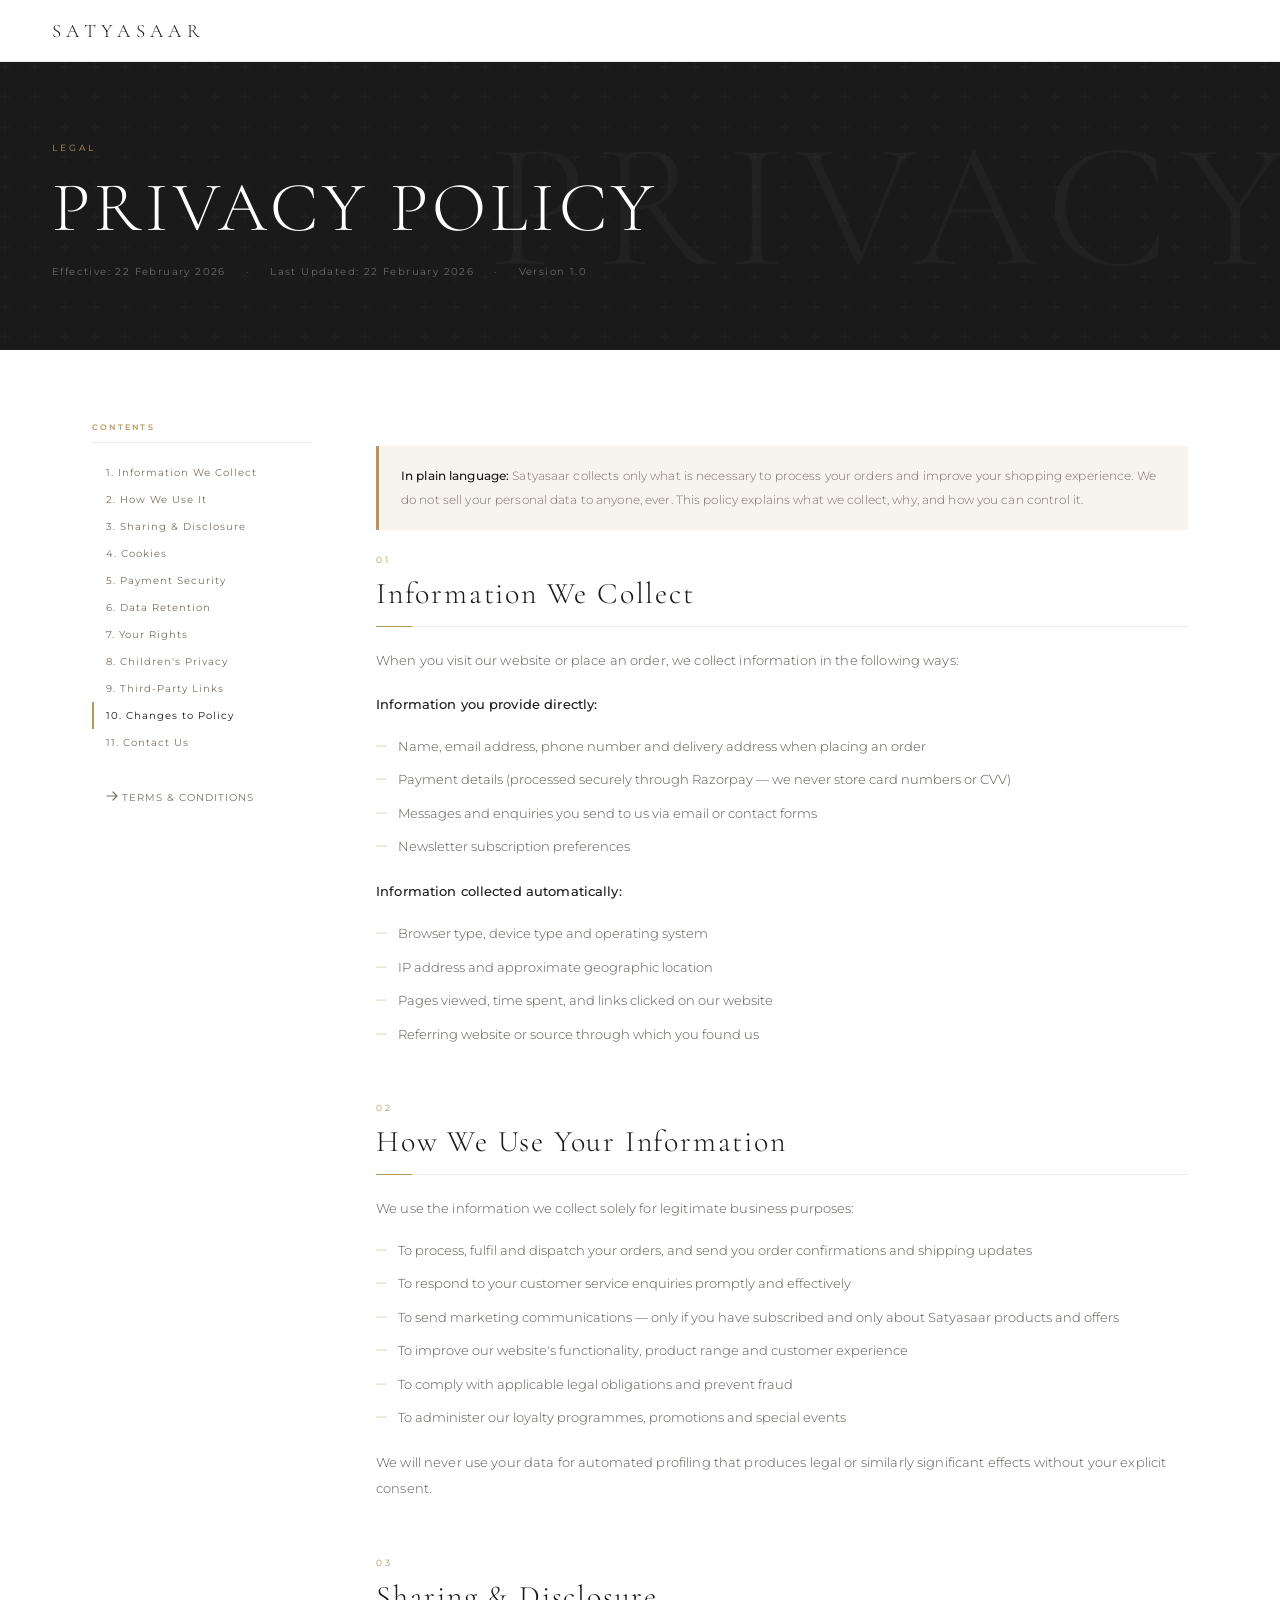
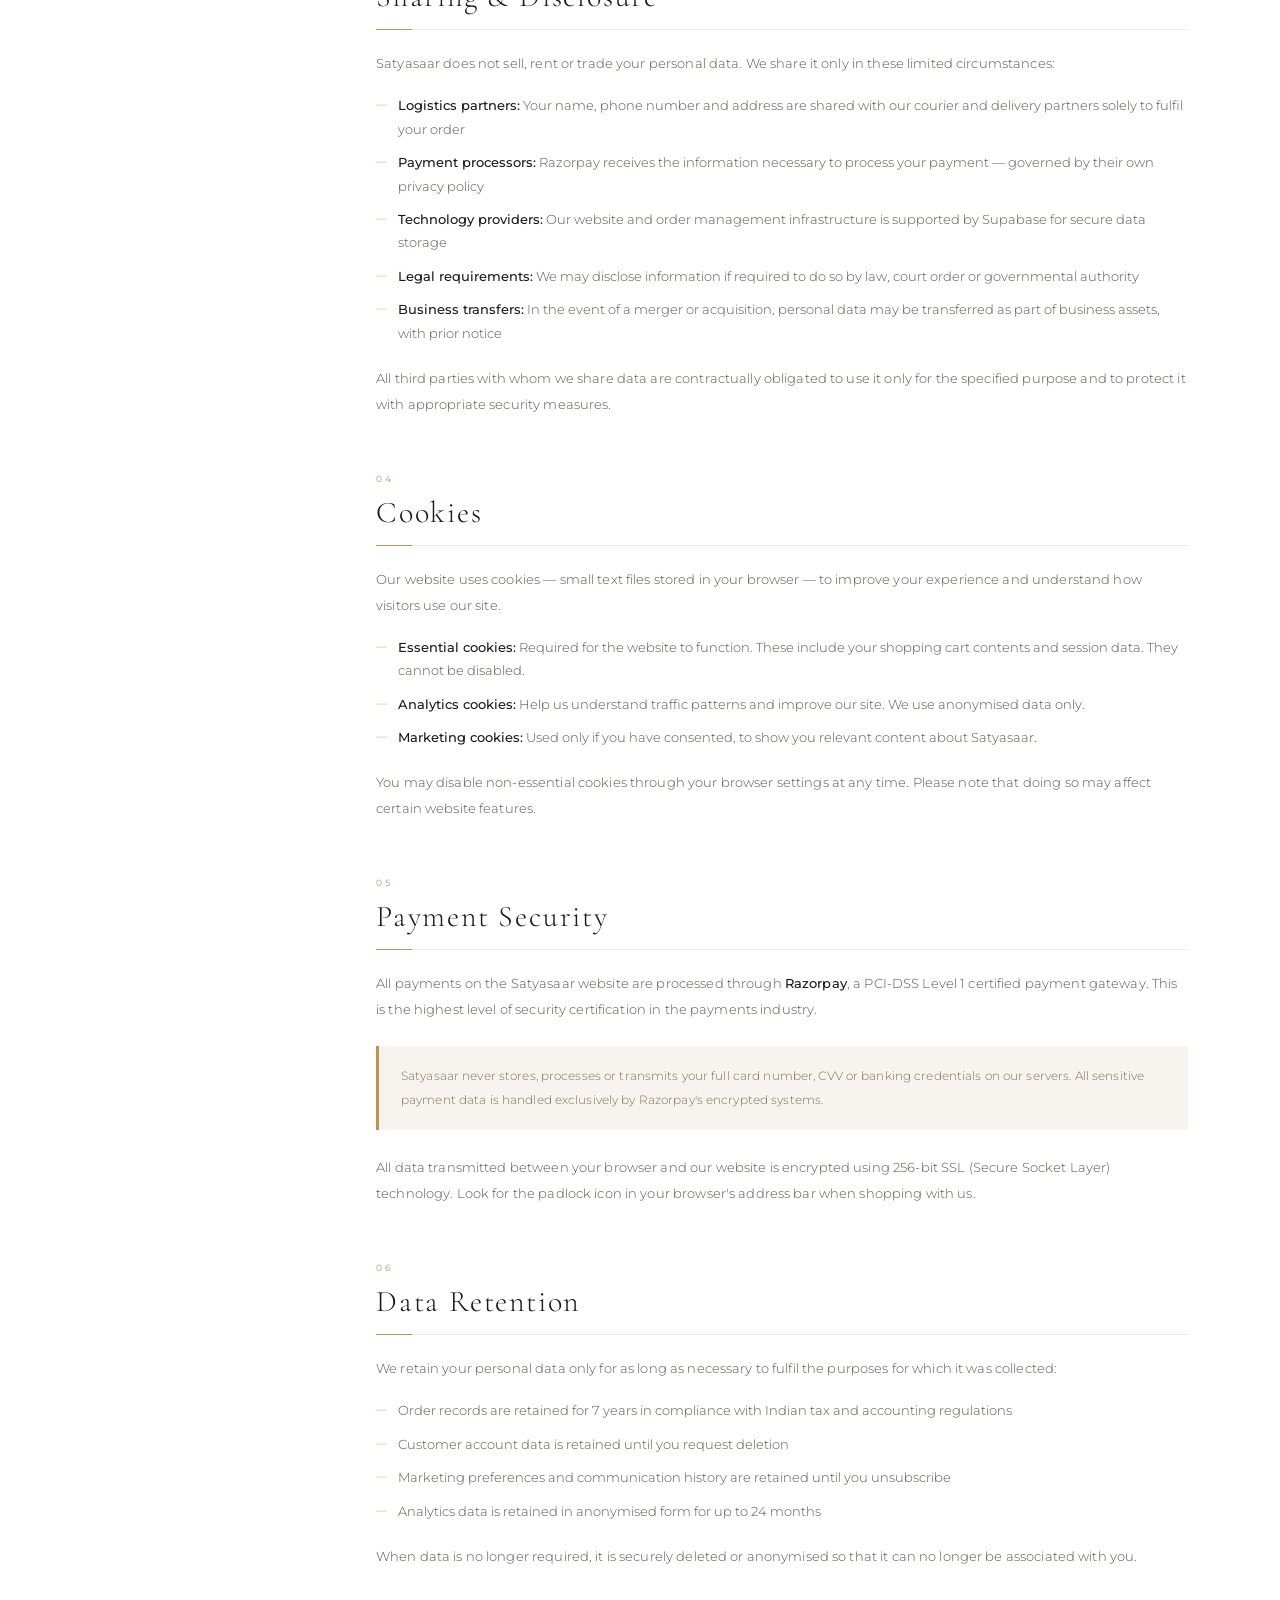
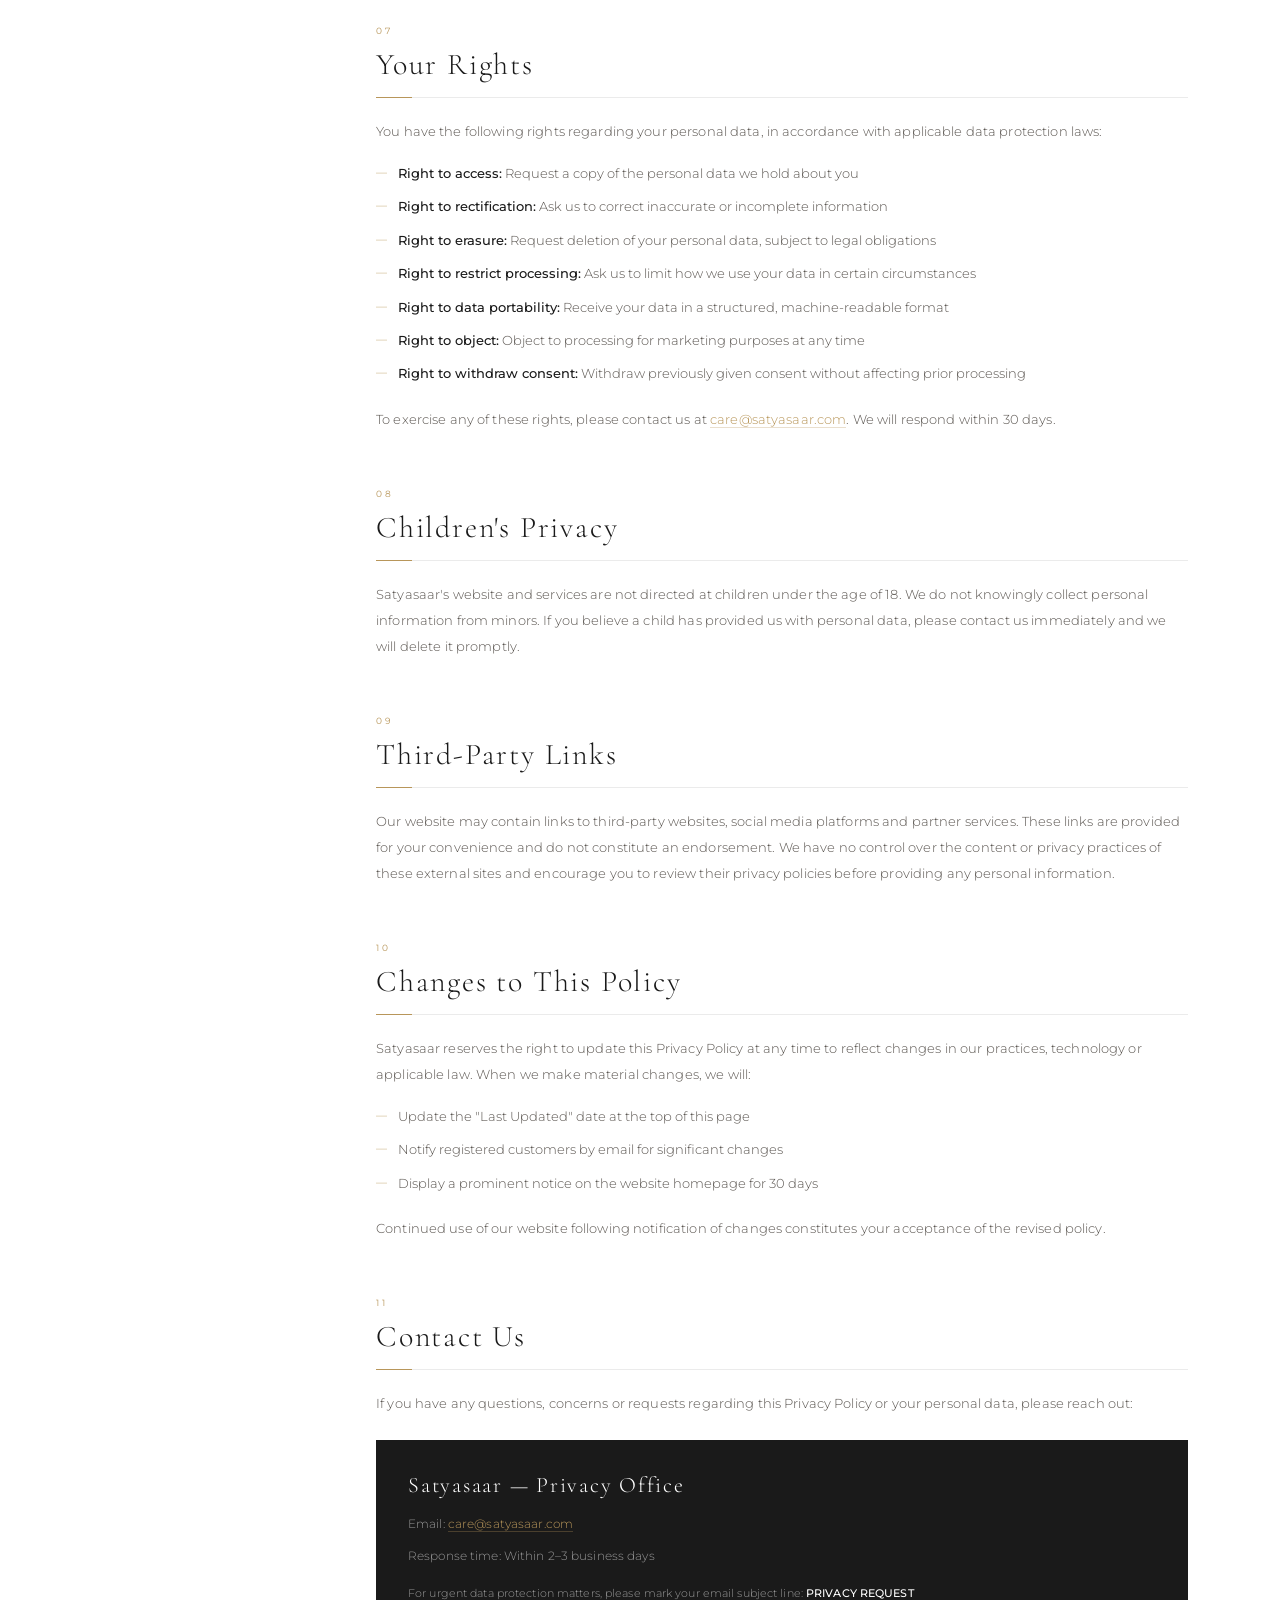
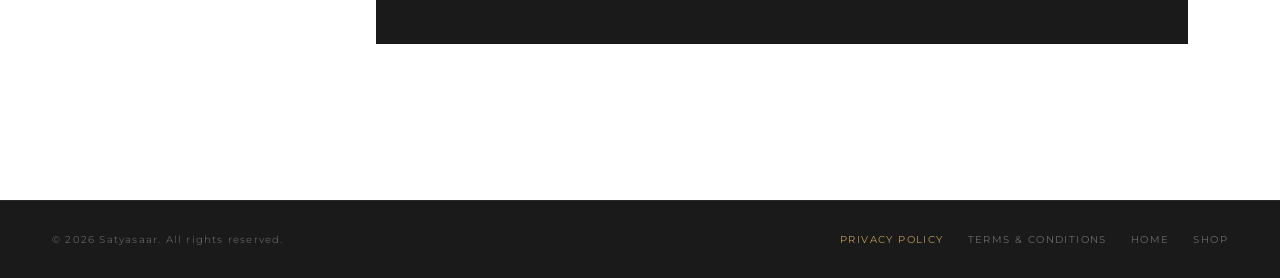
<file: privacy.html>
<!DOCTYPE html>
<html lang="en">
<head>
  <meta charset="UTF-8"/>
  <meta name="viewport" content="width=device-width, initial-scale=1.0"/>
  <title>Privacy Policy — Satyasaar</title>
  <link rel="preconnect" href="https://fonts.googleapis.com"/>
  <link rel="preconnect" href="https://fonts.gstatic.com" crossorigin/>
  <link href="https://fonts.googleapis.com/css2?family=Cormorant+Garamond:ital,wght@0,300;0,400;0,600;1,300;1,400&family=Montserrat:wght@300;400;500&display=swap" rel="stylesheet"/>
  <style>
    *, *::before, *::after { margin:0; padding:0; box-sizing:border-box; }
    :root {
      --cream:    #f7f4ef;
      --charcoal: #1a1a1a;
      --gold:     #b8965a;
      --muted:    #7a7066;
      --border:   rgba(0,0,0,0.08);
      --white:    #ffffff;
    }
    html { scroll-behavior: smooth; scroll-padding-top: 70px; }
    body {
      font-family: 'Montserrat', sans-serif;
      background: var(--white);
      color: var(--charcoal);
      overflow-x: hidden;
    }
    body { animation: pageFade .5s ease both; }
    @keyframes pageFade { from{opacity:0} to{opacity:1} }

    /* ── READ PROGRESS ─────────────────────────────────────────── */
    .read-bar {
      position: fixed; top:0; left:0; height:2px;
      width:0%; background: var(--gold); z-index:9999;
      transition: width .1s linear;
    }

    /* ── NAV ───────────────────────────────────────────────────── */
    nav {
      position: sticky; top:0; z-index:100;
      background: var(--white); border-bottom: 1px solid var(--border);
      padding: 0 52px; height: 62px;
      display: flex; align-items: center; justify-content: space-between;
    }
    .nav-logo {
      font-family: 'Cormorant Garamond', serif;
      font-size: 19px; font-weight: 300;
      letter-spacing: .28em; text-transform: uppercase;
      color: var(--charcoal); text-decoration: none;
      transition: color .25s;
    }
    .nav-logo:hover { color: var(--gold); }
    .nav-links { display: flex; gap: 28px; }
    .nav-links a {
      font-size: 10px; letter-spacing: .16em; text-transform: uppercase;
      color: var(--muted); text-decoration: none;
      position: relative; transition: color .25s;
    }
    .nav-links a::after {
      content:''; position:absolute; bottom:-3px; left:0;
      width:0; height:1px; background:var(--gold); transition: width .3s;
    }
    .nav-links a:hover { color: var(--charcoal); }
    .nav-links a:hover::after { width:100%; }

    /* ── HERO ──────────────────────────────────────────────────── */
    .page-hero {
      background: var(--charcoal);
      padding: 80px 52px 72px;
      position: relative; overflow: hidden;
    }
    .page-hero::before {
      content:''; position:absolute; inset:0;
      background: url("data:image/svg+xml,%3Csvg width='60' height='60' viewBox='0 0 60 60' xmlns='http://www.w3.org/2000/svg'%3E%3Cg fill='none' fill-rule='evenodd'%3E%3Cg fill='%23ffffff' fill-opacity='0.02'%3E%3Cpath d='M36 34v-4h-2v4h-4v2h4v4h2v-4h4v-2h-4zm0-30V0h-2v4h-4v2h4v4h2V6h4V4h-4zM6 34v-4H4v4H0v2h4v4h2v-4h4v-2H6zM6 4V0H4v4H0v2h4v4h2V6h4V4H6z'/%3E%3C/g%3E%3C/g%3E%3C/svg%3E");
    }
    .page-hero::after {
      content:'PRIVACY'; position:absolute; right:-20px; top:50%;
      transform: translateY(-50%);
      font-family: 'Cormorant Garamond', serif;
      font-size: clamp(80px,14vw,180px); font-weight:300;
      letter-spacing: .06em; text-transform:uppercase;
      color: rgba(255,255,255,0.03); pointer-events:none;
      white-space:nowrap;
    }
    .hero-eyebrow {
      font-size: 9px; letter-spacing: .32em; text-transform: uppercase;
      color: var(--gold); margin-bottom: 18px;
    }
    .hero-title {
      font-family: 'Cormorant Garamond', serif;
      font-size: clamp(36px,5.5vw,72px); font-weight:300;
      letter-spacing: .06em; text-transform:uppercase;
      color: var(--white); line-height:1.05; margin-bottom:20px;
    }
    .hero-meta {
      font-size: 10px; letter-spacing: .14em; color: rgba(255,255,255,0.35);
      display: flex; gap:20px; flex-wrap:wrap;
    }

    /* ── LAYOUT ────────────────────────────────────────────────── */
    .layout {
      max-width: 1200px; margin: 0 auto;
      padding: 72px 52px 100px;
      display: grid; grid-template-columns: 220px 1fr; gap: 64px;
      align-items: start;
    }

    /* ── SIDEBAR TOC ───────────────────────────────────────────── */
    .toc { position: sticky; top: 90px; }
    .toc-label {
      font-size: 8px; font-weight:600; letter-spacing:.28em;
      text-transform:uppercase; color:var(--gold);
      margin-bottom: 16px; padding-bottom:10px;
      border-bottom: 1px solid var(--border);
    }
    .toc a {
      display: block; font-size: 10px; letter-spacing:.1em;
      color: var(--muted); text-decoration:none;
      padding: 7px 0; border-left: 2px solid transparent;
      padding-left: 12px; transition: color .2s, border-color .2s;
    }
    .toc a:hover, .toc a.active { color: var(--charcoal); border-left-color: var(--gold); }
    .toc-back {
      display: flex; align-items:center; gap:7px;
      font-size: 9px; letter-spacing:.18em; text-transform:uppercase;
      color: var(--muted); text-decoration:none;
      margin-top: 28px; transition: color .25s;
    }
    .toc-back:hover { color: var(--gold); }

    /* ── CONTENT ───────────────────────────────────────────────── */
    .content section {
      margin-bottom: 56px;
      opacity:0; transform: translateY(20px);
      transition: opacity .7s ease, transform .7s ease;
    }
    .content section.visible { opacity:1; transform:none; }

    .section-num {
      font-size: 9px; letter-spacing:.3em; text-transform:uppercase;
      color: var(--gold); margin-bottom:10px;
    }
    .section-title {
      font-family: 'Cormorant Garamond', serif;
      font-size: clamp(20px,2.4vw,30px); font-weight:300;
      letter-spacing:.06em; color:var(--charcoal);
      margin-bottom: 20px; padding-bottom:14px;
      border-bottom: 1px solid var(--border);
      position: relative;
    }
    .section-title::before {
      content:''; position:absolute; bottom:-1px; left:0;
      width: 36px; height:1px; background: var(--gold);
    }

    .content p {
      font-size: 13px; font-weight:300; line-height:2;
      color: #5a5550; margin-bottom:18px; letter-spacing:.01em;
    }
    .content ul {
      list-style: none; margin: 8px 0 20px; display:flex; flex-direction:column; gap:10px;
    }
    .content ul li {
      font-size: 13px; font-weight:300; line-height:1.8;
      color: #5a5550; padding-left:22px; position:relative;
    }
    .content ul li::before {
      content:'—'; position:absolute; left:0;
      color: var(--gold); font-size:11px; line-height:1.9;
    }
    .content strong { font-weight:500; color:var(--charcoal); }
    .content a { color:var(--gold); text-decoration:none; border-bottom:1px solid rgba(184,150,90,0.3); transition: border-color .25s; }
    .content a:hover { border-color:var(--gold); }

    /* Highlight box */
    .highlight-box {
      background: var(--cream); border-left: 3px solid var(--gold);
      padding: 18px 22px; margin: 24px 0;
    }
    .highlight-box p { margin-bottom:0; font-size:12px; color:var(--muted); }

    /* Contact box */
    .contact-box {
      background: var(--charcoal); padding:32px;
      margin-top: 24px;
    }
    .contact-box h4 {
      font-family:'Cormorant Garamond',serif; font-size:22px; font-weight:300;
      letter-spacing:.08em; color:var(--white); margin-bottom:14px;
    }
    .contact-box p { color:rgba(255,255,255,0.55); font-size:12px; margin-bottom:8px; }
    .contact-box a { color:var(--gold); border-color:rgba(184,150,90,0.3); }

    /* ── FOOTER ────────────────────────────────────────────────── */
    footer {
      background: var(--charcoal); border-top:1px solid rgba(255,255,255,0.06);
      padding: 32px 52px;
      display: flex; align-items:center; justify-content:space-between;
      flex-wrap:wrap; gap:16px;
    }
    footer span { font-size:10px; letter-spacing:.12em; color:rgba(255,255,255,0.3); }
    .footer-links { display:flex; gap:24px; }
    .footer-links a {
      font-size:10px; letter-spacing:.14em; text-transform:uppercase;
      color:rgba(255,255,255,0.35); text-decoration:none; transition:color .25s;
    }
    .footer-links a:hover, .footer-links a.current { color:var(--gold); }

    /* ── BACK TO TOP ───────────────────────────────────────────── */
    .back-top {
      position:fixed; bottom:28px; right:28px; z-index:200;
      width:42px; height:42px;
      background:var(--white); border:1px solid var(--border);
      cursor:pointer; display:flex; align-items:center; justify-content:center;
      color:var(--charcoal); opacity:0; transform:translateY(10px);
      transition: opacity .3s, transform .3s, border-color .25s, color .25s;
      pointer-events:none;
    }
    .back-top.vis { opacity:1; transform:none; pointer-events:all; }
    .back-top:hover { border-color:var(--gold); color:var(--gold); }

    /* ── RESPONSIVE ────────────────────────────────────────────── */
    @media (max-width:900px) {
      .layout { grid-template-columns:1fr; padding:40px 24px 60px; }
      .toc { display:none; }
      nav { padding:0 24px; }
      .nav-links { display:none; }
      .page-hero { padding:52px 24px 48px; }
      footer { padding:24px; }
    }
  </style>
</head>
<body>

<div class="read-bar" id="readBar"></div>

<!-- NAV -->
<nav>
  <a href="index.html" class="nav-logo">Satyasaar</a>
  <!-- <div class="nav-links">
    <a href="index.html">Home</a>
    <a href="product.html">Shop</a>
    <a href="blog.html">Journal</a>
    <a href="terms.html">Terms</a>
  </div> -->
</nav>

<!-- HERO -->
<div class="page-hero">
  <div class="hero-eyebrow">Legal</div>
  <h1 class="hero-title">Privacy Policy</h1>
  <div class="hero-meta">
    <span>Effective: 22 February 2026</span>
    <span>·</span>
    <span>Last Updated: 22 February 2026</span>
    <span>·</span>
    <span>Version 1.0</span>
  </div>
</div>

<!-- LAYOUT -->
<div class="layout">

  <!-- TOC SIDEBAR -->
  <aside class="toc" id="toc">
    <div class="toc-label">Contents</div>
    <a href="#s1">1. Information We Collect</a>
    <a href="#s2">2. How We Use It</a>
    <a href="#s3">3. Sharing & Disclosure</a>
    <a href="#s4">4. Cookies</a>
    <a href="#s5">5. Payment Security</a>
    <a href="#s6">6. Data Retention</a>
    <a href="#s7">7. Your Rights</a>
    <a href="#s8">8. Children's Privacy</a>
    <a href="#s9">9. Third-Party Links</a>
    <a href="#s10">10. Changes to Policy</a>
    <a href="#s11">11. Contact Us</a>
    <a href="terms.html" class="toc-back">
      <svg width="12" height="10" viewBox="0 0 12 10" fill="none"><path d="M1 5h10M7 1l4 4-4 4" stroke="currentColor" stroke-width="1.2" stroke-linecap="round"/></svg>
      Terms & Conditions
    </a>
  </aside>

  <!-- MAIN CONTENT -->
  <div class="content">

    <div class="highlight-box">
      <p><strong>In plain language:</strong> Satyasaar collects only what is necessary to process your orders and improve your shopping experience. We do not sell your personal data to anyone, ever. This policy explains what we collect, why, and how you can control it.</p>
    </div>

    <section id="s1">
      <div class="section-num">01</div>
      <h2 class="section-title">Information We Collect</h2>
      <p>When you visit our website or place an order, we collect information in the following ways:</p>
      <p><strong>Information you provide directly:</strong></p>
      <ul>
        <li>Name, email address, phone number and delivery address when placing an order</li>
        <li>Payment details (processed securely through Razorpay — we never store card numbers or CVV)</li>
        <li>Messages and enquiries you send to us via email or contact forms</li>
        <li>Newsletter subscription preferences</li>
      </ul>
      <p><strong>Information collected automatically:</strong></p>
      <ul>
        <li>Browser type, device type and operating system</li>
        <li>IP address and approximate geographic location</li>
        <li>Pages viewed, time spent, and links clicked on our website</li>
        <li>Referring website or source through which you found us</li>
      </ul>
    </section>

    <section id="s2">
      <div class="section-num">02</div>
      <h2 class="section-title">How We Use Your Information</h2>
      <p>We use the information we collect solely for legitimate business purposes:</p>
      <ul>
        <li>To process, fulfil and dispatch your orders, and send you order confirmations and shipping updates</li>
        <li>To respond to your customer service enquiries promptly and effectively</li>
        <li>To send marketing communications — only if you have subscribed and only about Satyasaar products and offers</li>
        <li>To improve our website's functionality, product range and customer experience</li>
        <li>To comply with applicable legal obligations and prevent fraud</li>
        <li>To administer our loyalty programmes, promotions and special events</li>
      </ul>
      <p>We will never use your data for automated profiling that produces legal or similarly significant effects without your explicit consent.</p>
    </section>

    <section id="s3">
      <div class="section-num">03</div>
      <h2 class="section-title">Sharing & Disclosure</h2>
      <p>Satyasaar does not sell, rent or trade your personal data. We share it only in these limited circumstances:</p>
      <ul>
        <li><strong>Logistics partners:</strong> Your name, phone number and address are shared with our courier and delivery partners solely to fulfil your order</li>
        <li><strong>Payment processors:</strong> Razorpay receives the information necessary to process your payment — governed by their own privacy policy</li>
        <li><strong>Technology providers:</strong> Our website and order management infrastructure is supported by Supabase for secure data storage</li>
        <li><strong>Legal requirements:</strong> We may disclose information if required to do so by law, court order or governmental authority</li>
        <li><strong>Business transfers:</strong> In the event of a merger or acquisition, personal data may be transferred as part of business assets, with prior notice</li>
      </ul>
      <p>All third parties with whom we share data are contractually obligated to use it only for the specified purpose and to protect it with appropriate security measures.</p>
    </section>

    <section id="s4">
      <div class="section-num">04</div>
      <h2 class="section-title">Cookies</h2>
      <p>Our website uses cookies — small text files stored in your browser — to improve your experience and understand how visitors use our site.</p>
      <ul>
        <li><strong>Essential cookies:</strong> Required for the website to function. These include your shopping cart contents and session data. They cannot be disabled.</li>
        <li><strong>Analytics cookies:</strong> Help us understand traffic patterns and improve our site. We use anonymised data only.</li>
        <li><strong>Marketing cookies:</strong> Used only if you have consented, to show you relevant content about Satyasaar.</li>
      </ul>
      <p>You may disable non-essential cookies through your browser settings at any time. Please note that doing so may affect certain website features.</p>
    </section>

    <section id="s5">
      <div class="section-num">05</div>
      <h2 class="section-title">Payment Security</h2>
      <p>All payments on the Satyasaar website are processed through <strong>Razorpay</strong>, a PCI-DSS Level 1 certified payment gateway. This is the highest level of security certification in the payments industry.</p>
      <div class="highlight-box">
        <p>Satyasaar never stores, processes or transmits your full card number, CVV or banking credentials on our servers. All sensitive payment data is handled exclusively by Razorpay's encrypted systems.</p>
      </div>
      <p>All data transmitted between your browser and our website is encrypted using 256-bit SSL (Secure Socket Layer) technology. Look for the padlock icon in your browser's address bar when shopping with us.</p>
    </section>

    <section id="s6">
      <div class="section-num">06</div>
      <h2 class="section-title">Data Retention</h2>
      <p>We retain your personal data only for as long as necessary to fulfil the purposes for which it was collected:</p>
      <ul>
        <li>Order records are retained for 7 years in compliance with Indian tax and accounting regulations</li>
        <li>Customer account data is retained until you request deletion</li>
        <li>Marketing preferences and communication history are retained until you unsubscribe</li>
        <li>Analytics data is retained in anonymised form for up to 24 months</li>
      </ul>
      <p>When data is no longer required, it is securely deleted or anonymised so that it can no longer be associated with you.</p>
    </section>

    <section id="s7">
      <div class="section-num">07</div>
      <h2 class="section-title">Your Rights</h2>
      <p>You have the following rights regarding your personal data, in accordance with applicable data protection laws:</p>
      <ul>
        <li><strong>Right to access:</strong> Request a copy of the personal data we hold about you</li>
        <li><strong>Right to rectification:</strong> Ask us to correct inaccurate or incomplete information</li>
        <li><strong>Right to erasure:</strong> Request deletion of your personal data, subject to legal obligations</li>
        <li><strong>Right to restrict processing:</strong> Ask us to limit how we use your data in certain circumstances</li>
        <li><strong>Right to data portability:</strong> Receive your data in a structured, machine-readable format</li>
        <li><strong>Right to object:</strong> Object to processing for marketing purposes at any time</li>
        <li><strong>Right to withdraw consent:</strong> Withdraw previously given consent without affecting prior processing</li>
      </ul>
      <p>To exercise any of these rights, please contact us at <a href="mailto:care@satyasaar.com">care@satyasaar.com</a>. We will respond within 30 days.</p>
    </section>

    <section id="s8">
      <div class="section-num">08</div>
      <h2 class="section-title">Children's Privacy</h2>
      <p>Satyasaar's website and services are not directed at children under the age of 18. We do not knowingly collect personal information from minors. If you believe a child has provided us with personal data, please contact us immediately and we will delete it promptly.</p>
    </section>

    <section id="s9">
      <div class="section-num">09</div>
      <h2 class="section-title">Third-Party Links</h2>
      <p>Our website may contain links to third-party websites, social media platforms and partner services. These links are provided for your convenience and do not constitute an endorsement. We have no control over the content or privacy practices of these external sites and encourage you to review their privacy policies before providing any personal information.</p>
    </section>

    <section id="s10">
      <div class="section-num">10</div>
      <h2 class="section-title">Changes to This Policy</h2>
      <p>Satyasaar reserves the right to update this Privacy Policy at any time to reflect changes in our practices, technology or applicable law. When we make material changes, we will:</p>
      <ul>
        <li>Update the "Last Updated" date at the top of this page</li>
        <li>Notify registered customers by email for significant changes</li>
        <li>Display a prominent notice on the website homepage for 30 days</li>
      </ul>
      <p>Continued use of our website following notification of changes constitutes your acceptance of the revised policy.</p>
    </section>

    <section id="s11">
      <div class="section-num">11</div>
      <h2 class="section-title">Contact Us</h2>
      <p>If you have any questions, concerns or requests regarding this Privacy Policy or your personal data, please reach out:</p>
      <div class="contact-box">
        <h4>Satyasaar — Privacy Office</h4>
        <p>Email: <a href="mailto:care@satyasaar.com">care@satyasaar.com</a></p>
        <p>Response time: Within 2–3 business days</p>
        <p style="margin-top:14px;font-size:11px;">For urgent data protection matters, please mark your email subject line: <strong style="color:var(--white)">PRIVACY REQUEST</strong></p>
      </div>
    </section>

  </div><!-- /content -->
</div><!-- /layout -->

<!-- FOOTER -->
<footer>
  <span>© 2026 Satyasaar. All rights reserved.</span>
  <div class="footer-links">
    <a href="privacy.html" class="current">Privacy Policy</a>
    <a href="terms.html">Terms & Conditions</a>
    <a href="index.html">Home</a>
    <a href="product.html">Shop</a>
  </div>
</footer>

<button class="back-top" id="backTop" onclick="window.scrollTo({top:0,behavior:'smooth'})" aria-label="Back to top">
  <svg width="13" height="13" viewBox="0 0 14 14" fill="none"><path d="M7 12V2M2 7l5-5 5 5" stroke="currentColor" stroke-width="1.4" stroke-linecap="round"/></svg>
</button>

<script>
  // Read progress bar
  var bar = document.getElementById('readBar');
  var bt  = document.getElementById('backTop');
  window.addEventListener('scroll', function() {
    var st = document.documentElement.scrollTop;
    var sh = document.documentElement.scrollHeight - document.documentElement.clientHeight;
    bar.style.width = (sh > 0 ? st/sh*100 : 0) + '%';
    bt.classList.toggle('vis', st > 400);
  }, { passive:true });

  // Scroll reveal
  var sections = document.querySelectorAll('.content section');
  var obs = new IntersectionObserver(function(entries) {
    entries.forEach(function(e) { if(e.isIntersecting) { e.target.classList.add('visible'); obs.unobserve(e.target); } });
  }, { threshold: 0.1 });
  sections.forEach(function(s){ obs.observe(s); });

  // TOC active highlight
  var tocLinks = document.querySelectorAll('.toc a[href^="#"]');
  window.addEventListener('scroll', function() {
    var fromTop = window.scrollY + 120;
    sections.forEach(function(sec) {
      var link = document.querySelector('.toc a[href="#'+sec.id+'"]');
      if (!link) return;
      if (sec.offsetTop <= fromTop && sec.offsetTop + sec.offsetHeight > fromTop) {
        tocLinks.forEach(function(l){ l.classList.remove('active'); });
        link.classList.add('active');
      }
    });
  }, { passive:true });
</script>
</body>
</html>
</file>
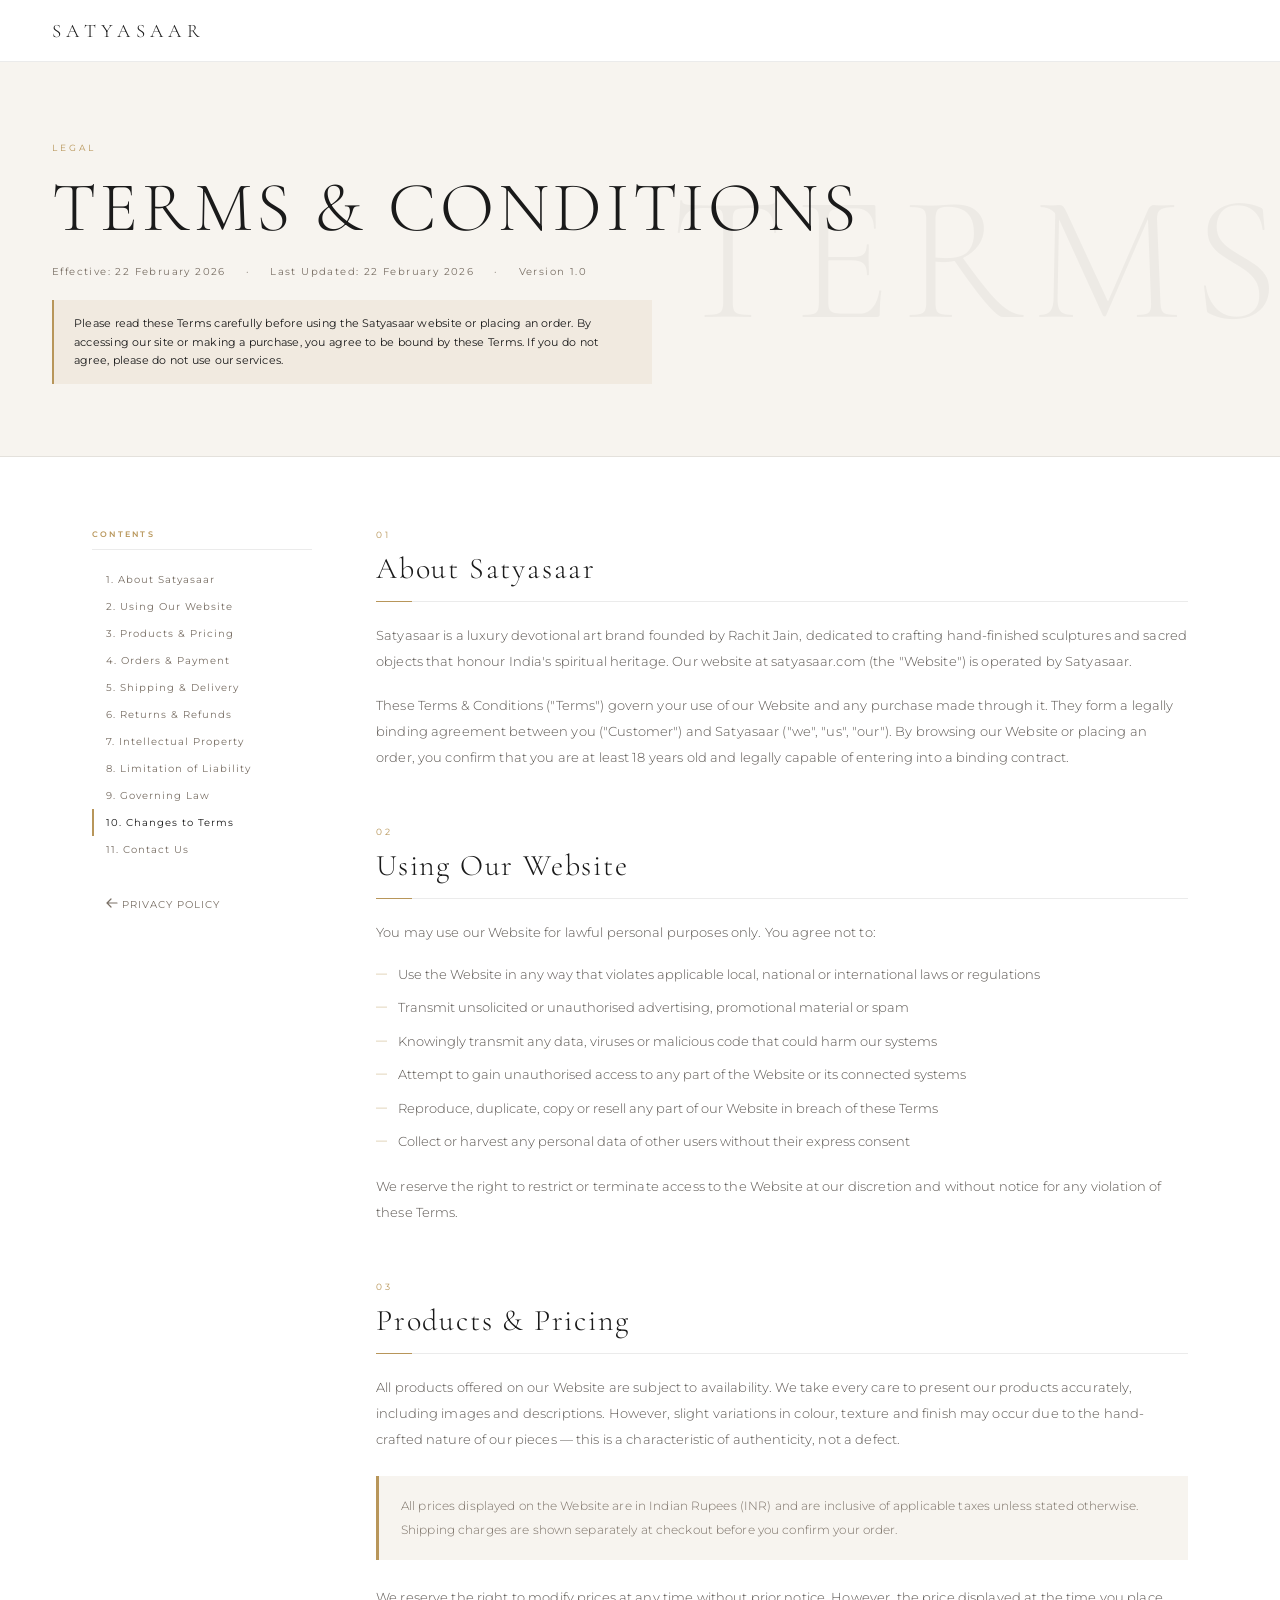
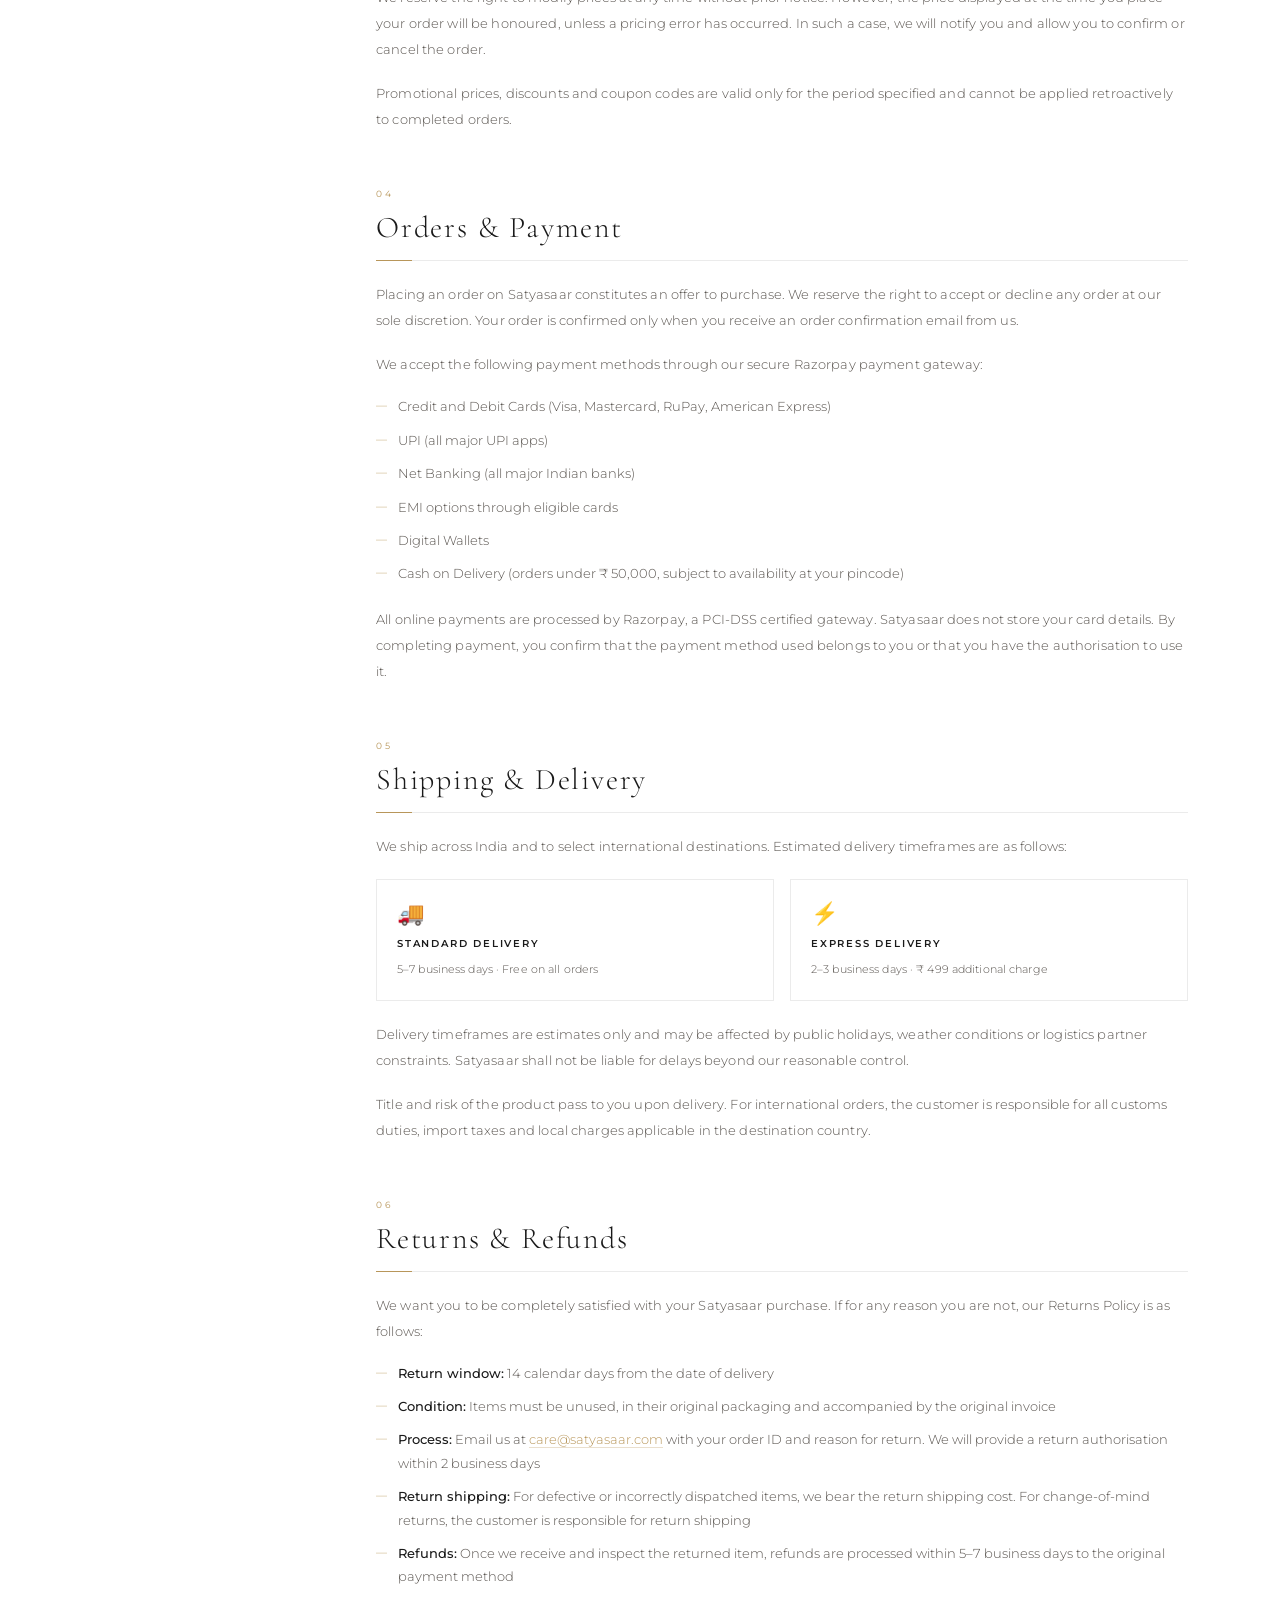
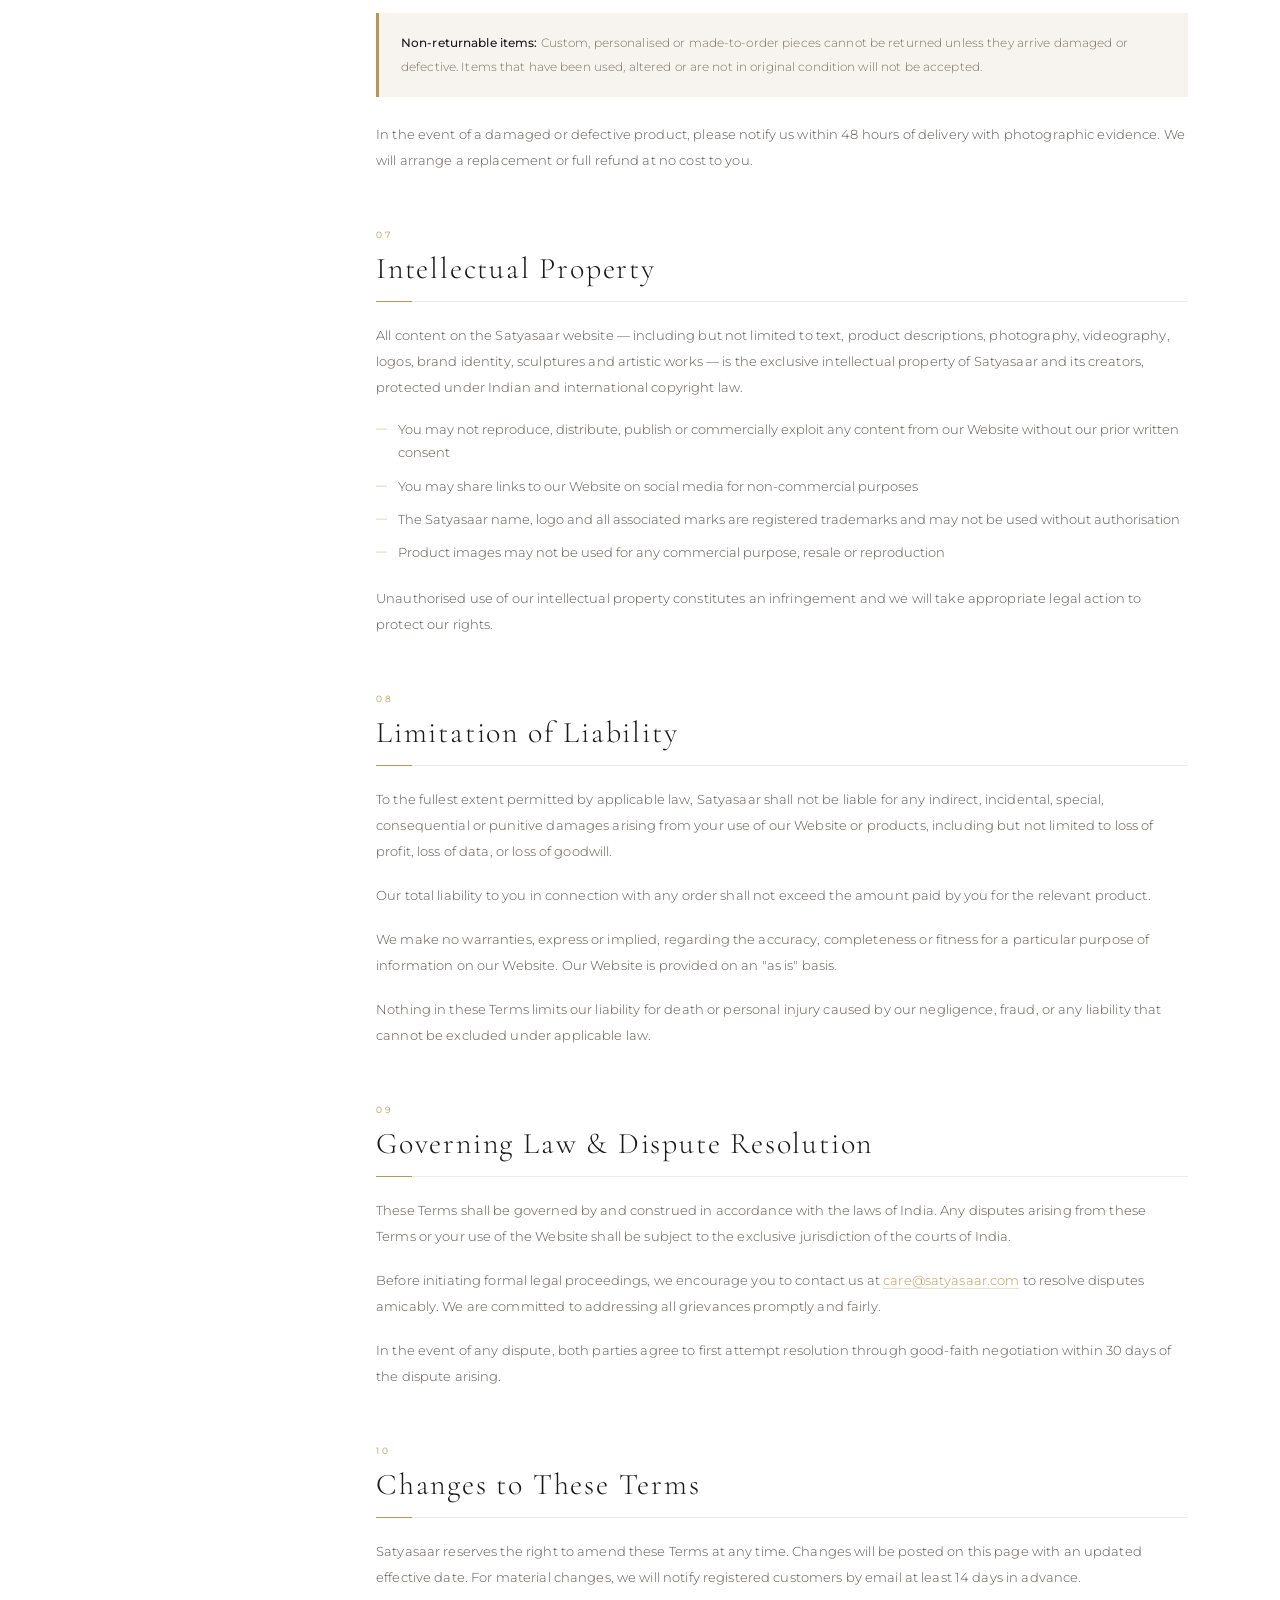
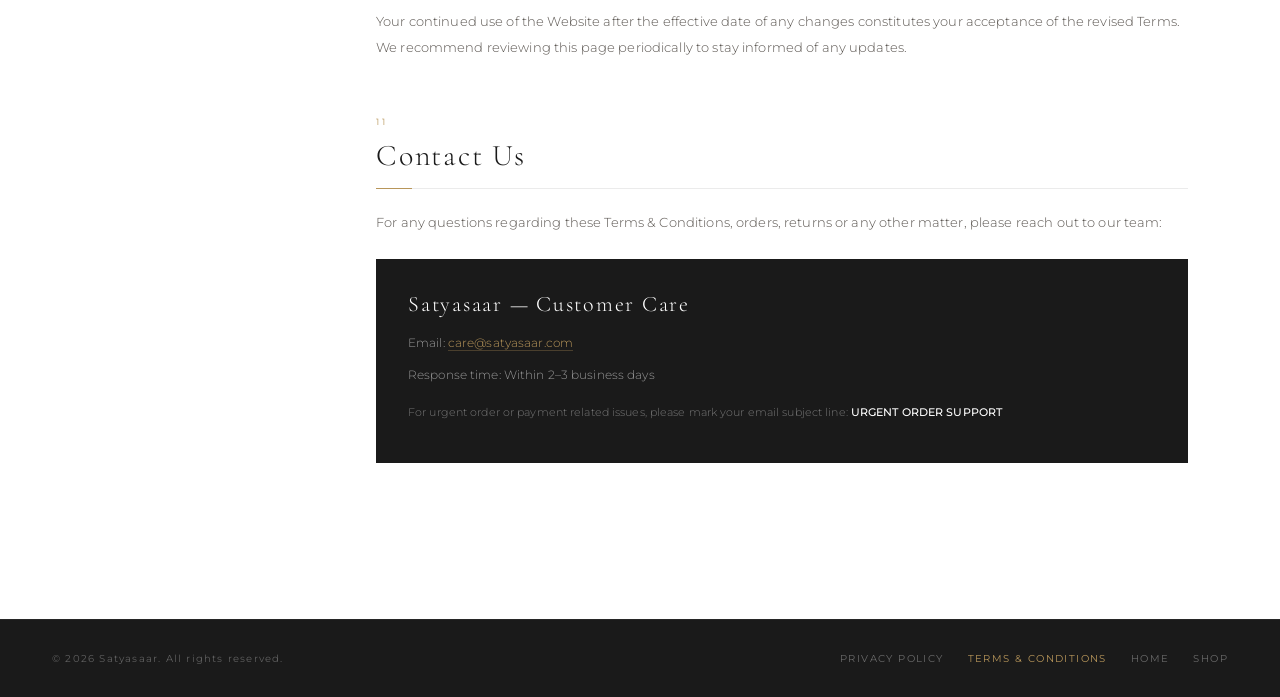
<file: terms-conditions.html>
<!DOCTYPE html>
<html lang="en">
<head>
  <meta charset="UTF-8"/>
  <meta name="viewport" content="width=device-width, initial-scale=1.0"/>
  <title>Terms & Conditions — Satyasaar</title>
  <link rel="preconnect" href="https://fonts.googleapis.com"/>
  <link rel="preconnect" href="https://fonts.gstatic.com" crossorigin/>
  <link href="https://fonts.googleapis.com/css2?family=Cormorant+Garamond:ital,wght@0,300;0,400;0,600;1,300;1,400&family=Montserrat:wght@300;400;500&display=swap" rel="stylesheet"/>
  <style>
    *, *::before, *::after { margin:0; padding:0; box-sizing:border-box; }
    :root {
      --cream:    #f7f4ef;
      --charcoal: #1a1a1a;
      --gold:     #b8965a;
      --muted:    #7a7066;
      --border:   rgba(0,0,0,0.08);
      --white:    #ffffff;
    }
    html { scroll-behavior:smooth; scroll-padding-top:70px; }
    body {
      font-family:'Montserrat',sans-serif;
      background:var(--white); color:var(--charcoal); overflow-x:hidden;
    }
    body { animation: pageFade .5s ease both; }
    @keyframes pageFade { from{opacity:0} to{opacity:1} }

    .read-bar {
      position:fixed; top:0; left:0; height:2px;
      width:0%; background:var(--gold); z-index:9999; transition:width .1s linear;
    }

    /* ── NAV ───────────────────────────────────────────────────── */
    nav {
      position:sticky; top:0; z-index:100;
      background:var(--white); border-bottom:1px solid var(--border);
      padding:0 52px; height:62px;
      display:flex; align-items:center; justify-content:space-between;
    }
    .nav-logo {
      font-family:'Cormorant Garamond',serif;
      font-size:19px; font-weight:300; letter-spacing:.28em; text-transform:uppercase;
      color:var(--charcoal); text-decoration:none; transition:color .25s;
    }
    .nav-logo:hover { color:var(--gold); }
    .nav-links { display:flex; gap:28px; }
    .nav-links a {
      font-size:10px; letter-spacing:.16em; text-transform:uppercase;
      color:var(--muted); text-decoration:none; position:relative; transition:color .25s;
    }
    .nav-links a::after {
      content:''; position:absolute; bottom:-3px; left:0;
      width:0; height:1px; background:var(--gold); transition:width .3s;
    }
    .nav-links a:hover { color:var(--charcoal); }
    .nav-links a:hover::after { width:100%; }

    /* ── HERO ──────────────────────────────────────────────────── */
    .page-hero {
      background:var(--cream); padding:80px 52px 72px;
      position:relative; overflow:hidden;
      border-bottom:1px solid var(--border);
    }
    .page-hero::after {
      content:'TERMS'; position:absolute; right:-10px; top:50%;
      transform:translateY(-50%);
      font-family:'Cormorant Garamond',serif;
      font-size:clamp(80px,14vw,200px); font-weight:300;
      letter-spacing:.06em; text-transform:uppercase;
      color:rgba(0,0,0,0.04); pointer-events:none; white-space:nowrap;
    }
    .hero-eyebrow {
      font-size:9px; letter-spacing:.32em; text-transform:uppercase;
      color:var(--gold); margin-bottom:18px;
    }
    .hero-title {
      font-family:'Cormorant Garamond',serif;
      font-size:clamp(36px,5.5vw,72px); font-weight:300;
      letter-spacing:.06em; text-transform:uppercase;
      color:var(--charcoal); line-height:1.05; margin-bottom:20px;
    }
    .hero-meta {
      font-size:10px; letter-spacing:.14em; color:var(--muted);
      display:flex; gap:20px; flex-wrap:wrap;
    }
    .hero-note {
      margin-top:22px; padding:14px 20px;
      background:rgba(184,150,90,0.1); border-left:2px solid var(--gold);
      max-width:600px;
    }
    .hero-note p {
      font-size:11px; color:var(--charcoal); line-height:1.7; letter-spacing:.02em;
    }

    /* ── LAYOUT ────────────────────────────────────────────────── */
    .layout {
      max-width:1200px; margin:0 auto;
      padding:72px 52px 100px;
      display:grid; grid-template-columns:220px 1fr; gap:64px;
      align-items:start;
    }

    /* ── SIDEBAR TOC ───────────────────────────────────────────── */
    .toc { position:sticky; top:90px; }
    .toc-label {
      font-size:8px; font-weight:600; letter-spacing:.28em; text-transform:uppercase;
      color:var(--gold); margin-bottom:16px; padding-bottom:10px;
      border-bottom:1px solid var(--border);
    }
    .toc a {
      display:block; font-size:10px; letter-spacing:.1em;
      color:var(--muted); text-decoration:none;
      padding:7px 0 7px 12px; border-left:2px solid transparent;
      transition:color .2s, border-color .2s;
    }
    .toc a:hover, .toc a.active { color:var(--charcoal); border-left-color:var(--gold); }
    .toc-back {
      display:flex; align-items:center; gap:7px;
      font-size:9px; letter-spacing:.18em; text-transform:uppercase;
      color:var(--muted); text-decoration:none; margin-top:28px; transition:color .25s;
    }
    .toc-back:hover { color:var(--gold); }
    .toc-back svg { transform:scaleX(-1); }

    /* ── CONTENT ───────────────────────────────────────────────── */
    .content section {
      margin-bottom:56px;
      opacity:0; transform:translateY(20px);
      transition:opacity .7s ease, transform .7s ease;
    }
    .content section.visible { opacity:1; transform:none; }
    .section-num {
      font-size:9px; letter-spacing:.3em; text-transform:uppercase;
      color:var(--gold); margin-bottom:10px;
    }
    .section-title {
      font-family:'Cormorant Garamond',serif;
      font-size:clamp(20px,2.4vw,30px); font-weight:300;
      letter-spacing:.06em; color:var(--charcoal);
      margin-bottom:20px; padding-bottom:14px;
      border-bottom:1px solid var(--border); position:relative;
    }
    .section-title::before {
      content:''; position:absolute; bottom:-1px; left:0;
      width:36px; height:1px; background:var(--gold);
    }
    .content p {
      font-size:13px; font-weight:300; line-height:2;
      color:#5a5550; margin-bottom:18px; letter-spacing:.01em;
    }
    .content ul {
      list-style:none; margin:8px 0 20px; display:flex; flex-direction:column; gap:10px;
    }
    .content ul li {
      font-size:13px; font-weight:300; line-height:1.8;
      color:#5a5550; padding-left:22px; position:relative;
    }
    .content ul li::before {
      content:'—'; position:absolute; left:0;
      color:var(--gold); font-size:11px; line-height:1.9;
    }
    .content strong { font-weight:500; color:var(--charcoal); }
    .content a { color:var(--gold); text-decoration:none; border-bottom:1px solid rgba(184,150,90,0.3); transition:border-color .25s; }
    .content a:hover { border-color:var(--gold); }

    .highlight-box {
      background:var(--cream); border-left:3px solid var(--gold);
      padding:18px 22px; margin:24px 0;
    }
    .highlight-box p { margin-bottom:0; font-size:12px; color:var(--muted); }

    /* Policy grid (for returns, etc.) */
    .policy-grid {
      display:grid; grid-template-columns:1fr 1fr; gap:16px; margin:20px 0;
    }
    .policy-box {
      border:1px solid var(--border); padding:20px;
      transition:border-color .25s;
    }
    .policy-box:hover { border-color:var(--gold); }
    .policy-box-icon { font-size:22px; margin-bottom:10px; }
    .policy-box h4 {
      font-size:10px; font-weight:600; letter-spacing:.18em; text-transform:uppercase;
      color:var(--charcoal); margin-bottom:8px;
    }
    .policy-box p { font-size:11px; margin-bottom:0; }

    .contact-box {
      background:var(--charcoal); padding:32px; margin-top:24px;
    }
    .contact-box h4 {
      font-family:'Cormorant Garamond',serif; font-size:22px; font-weight:300;
      letter-spacing:.08em; color:var(--white); margin-bottom:14px;
    }
    .contact-box p { color:rgba(255,255,255,0.55); font-size:12px; margin-bottom:8px; }
    .contact-box a { color:var(--gold); border-color:rgba(184,150,90,0.3); }

    /* ── FOOTER ────────────────────────────────────────────────── */
    footer {
      background:var(--charcoal); border-top:1px solid rgba(255,255,255,0.06);
      padding:32px 52px;
      display:flex; align-items:center; justify-content:space-between;
      flex-wrap:wrap; gap:16px;
    }
    footer span { font-size:10px; letter-spacing:.12em; color:rgba(255,255,255,0.3); }
    .footer-links { display:flex; gap:24px; }
    .footer-links a {
      font-size:10px; letter-spacing:.14em; text-transform:uppercase;
      color:rgba(255,255,255,0.35); text-decoration:none; transition:color .25s;
    }
    .footer-links a:hover, .footer-links a.current { color:var(--gold); }

    .back-top {
      position:fixed; bottom:28px; right:28px; z-index:200;
      width:42px; height:42px;
      background:var(--white); border:1px solid var(--border);
      cursor:pointer; display:flex; align-items:center; justify-content:center;
      color:var(--charcoal); opacity:0; transform:translateY(10px);
      transition:opacity .3s, transform .3s, border-color .25s, color .25s;
      pointer-events:none;
    }
    .back-top.vis { opacity:1; transform:none; pointer-events:all; }
    .back-top:hover { border-color:var(--gold); color:var(--gold); }

    @media (max-width:900px) {
      .layout { grid-template-columns:1fr; padding:40px 24px 60px; }
      .toc { display:none; }
      nav { padding:0 24px; }
      .nav-links { display:none; }
      .page-hero { padding:52px 24px 48px; }
      footer { padding:24px; }
      .policy-grid { grid-template-columns:1fr; }
    }
  </style>
</head>
<body>

<div class="read-bar" id="readBar"></div>

<nav>
  <a href="index.html" class="nav-logo">Satyasaar</a>
  <!-- <div class="nav-links">
    <a href="index.html">Home</a>
    <a href="product.html">Shop</a>
    <a href="blog.html">Journal</a>
    <a href="privacy.html">Privacy</a>
  </div> -->
</nav>

<!-- HERO -->
<div class="page-hero">
  <div class="hero-eyebrow">Legal</div>
  <h1 class="hero-title">Terms &amp; Conditions</h1>
  <div class="hero-meta">
    <span>Effective: 22 February 2026</span>
    <span>·</span>
    <span>Last Updated: 22 February 2026</span>
    <span>·</span>
    <span>Version 1.0</span>
  </div>
  <div class="hero-note">
    <p>Please read these Terms carefully before using the Satyasaar website or placing an order. By accessing our site or making a purchase, you agree to be bound by these Terms. If you do not agree, please do not use our services.</p>
  </div>
</div>

<!-- LAYOUT -->
<div class="layout">

  <aside class="toc" id="toc">
    <div class="toc-label">Contents</div>
    <a href="#t1">1. About Satyasaar</a>
    <a href="#t2">2. Using Our Website</a>
    <a href="#t3">3. Products & Pricing</a>
    <a href="#t4">4. Orders & Payment</a>
    <a href="#t5">5. Shipping & Delivery</a>
    <a href="#t6">6. Returns & Refunds</a>
    <a href="#t7">7. Intellectual Property</a>
    <a href="#t8">8. Limitation of Liability</a>
    <a href="#t9">9. Governing Law</a>
    <a href="#t10">10. Changes to Terms</a>
    <a href="#t11">11. Contact Us</a>
    <a href="privacy.html" class="toc-back">
      <svg width="12" height="10" viewBox="0 0 12 10" fill="none"><path d="M1 5h10M7 1l4 4-4 4" stroke="currentColor" stroke-width="1.2" stroke-linecap="round"/></svg>
      Privacy Policy
    </a>
  </aside>

  <div class="content">

    <section id="t1">
      <div class="section-num">01</div>
      <h2 class="section-title">About Satyasaar</h2>
      <p>Satyasaar is a luxury devotional art brand founded by Rachit Jain, dedicated to crafting hand-finished sculptures and sacred objects that honour India's spiritual heritage. Our website at satyasaar.com (the "Website") is operated by Satyasaar.</p>
      <p>These Terms & Conditions ("Terms") govern your use of our Website and any purchase made through it. They form a legally binding agreement between you ("Customer") and Satyasaar ("we", "us", "our"). By browsing our Website or placing an order, you confirm that you are at least 18 years old and legally capable of entering into a binding contract.</p>
    </section>

    <section id="t2">
      <div class="section-num">02</div>
      <h2 class="section-title">Using Our Website</h2>
      <p>You may use our Website for lawful personal purposes only. You agree not to:</p>
      <ul>
        <li>Use the Website in any way that violates applicable local, national or international laws or regulations</li>
        <li>Transmit unsolicited or unauthorised advertising, promotional material or spam</li>
        <li>Knowingly transmit any data, viruses or malicious code that could harm our systems</li>
        <li>Attempt to gain unauthorised access to any part of the Website or its connected systems</li>
        <li>Reproduce, duplicate, copy or resell any part of our Website in breach of these Terms</li>
        <li>Collect or harvest any personal data of other users without their express consent</li>
      </ul>
      <p>We reserve the right to restrict or terminate access to the Website at our discretion and without notice for any violation of these Terms.</p>
    </section>

    <section id="t3">
      <div class="section-num">03</div>
      <h2 class="section-title">Products & Pricing</h2>
      <p>All products offered on our Website are subject to availability. We take every care to present our products accurately, including images and descriptions. However, slight variations in colour, texture and finish may occur due to the hand-crafted nature of our pieces — this is a characteristic of authenticity, not a defect.</p>
      <div class="highlight-box">
        <p>All prices displayed on the Website are in Indian Rupees (INR) and are inclusive of applicable taxes unless stated otherwise. Shipping charges are shown separately at checkout before you confirm your order.</p>
      </div>
      <p>We reserve the right to modify prices at any time without prior notice. However, the price displayed at the time you place your order will be honoured, unless a pricing error has occurred. In such a case, we will notify you and allow you to confirm or cancel the order.</p>
      <p>Promotional prices, discounts and coupon codes are valid only for the period specified and cannot be applied retroactively to completed orders.</p>
    </section>

    <section id="t4">
      <div class="section-num">04</div>
      <h2 class="section-title">Orders & Payment</h2>
      <p>Placing an order on Satyasaar constitutes an offer to purchase. We reserve the right to accept or decline any order at our sole discretion. Your order is confirmed only when you receive an order confirmation email from us.</p>
      <p>We accept the following payment methods through our secure Razorpay payment gateway:</p>
      <ul>
        <li>Credit and Debit Cards (Visa, Mastercard, RuPay, American Express)</li>
        <li>UPI (all major UPI apps)</li>
        <li>Net Banking (all major Indian banks)</li>
        <li>EMI options through eligible cards</li>
        <li>Digital Wallets</li>
        <li>Cash on Delivery (orders under ₹ 50,000, subject to availability at your pincode)</li>
      </ul>
      <p>All online payments are processed by Razorpay, a PCI-DSS certified gateway. Satyasaar does not store your card details. By completing payment, you confirm that the payment method used belongs to you or that you have the authorisation to use it.</p>
    </section>

    <section id="t5">
      <div class="section-num">05</div>
      <h2 class="section-title">Shipping & Delivery</h2>
      <p>We ship across India and to select international destinations. Estimated delivery timeframes are as follows:</p>
      <div class="policy-grid">
        <div class="policy-box">
          <div class="policy-box-icon">🚚</div>
          <h4>Standard Delivery</h4>
          <p>5–7 business days · Free on all orders</p>
        </div>
        <div class="policy-box">
          <div class="policy-box-icon">⚡</div>
          <h4>Express Delivery</h4>
          <p>2–3 business days · ₹ 499 additional charge</p>
        </div>
       
      </div>
      <p>Delivery timeframes are estimates only and may be affected by public holidays, weather conditions or logistics partner constraints. Satyasaar shall not be liable for delays beyond our reasonable control.</p>
      <p>Title and risk of the product pass to you upon delivery. For international orders, the customer is responsible for all customs duties, import taxes and local charges applicable in the destination country.</p>
    </section>

    <section id="t6">
      <div class="section-num">06</div>
      <h2 class="section-title">Returns & Refunds</h2>
      <p>We want you to be completely satisfied with your Satyasaar purchase. If for any reason you are not, our Returns Policy is as follows:</p>
      <ul>
        <li><strong>Return window:</strong> 14 calendar days from the date of delivery</li>
        <li><strong>Condition:</strong> Items must be unused, in their original packaging and accompanied by the original invoice</li>
        <li><strong>Process:</strong> Email us at <a href="mailto:care@satyasaar.com">care@satyasaar.com</a> with your order ID and reason for return. We will provide a return authorisation within 2 business days</li>
        <li><strong>Return shipping:</strong> For defective or incorrectly dispatched items, we bear the return shipping cost. For change-of-mind returns, the customer is responsible for return shipping</li>
        <li><strong>Refunds:</strong> Once we receive and inspect the returned item, refunds are processed within 5–7 business days to the original payment method</li>
      </ul>
      <div class="highlight-box">
        <p><strong>Non-returnable items:</strong> Custom, personalised or made-to-order pieces cannot be returned unless they arrive damaged or defective. Items that have been used, altered or are not in original condition will not be accepted.</p>
      </div>
      <p>In the event of a damaged or defective product, please notify us within 48 hours of delivery with photographic evidence. We will arrange a replacement or full refund at no cost to you.</p>
    </section>

    <section id="t7">
      <div class="section-num">07</div>
      <h2 class="section-title">Intellectual Property</h2>
      <p>All content on the Satyasaar website — including but not limited to text, product descriptions, photography, videography, logos, brand identity, sculptures and artistic works — is the exclusive intellectual property of Satyasaar and its creators, protected under Indian and international copyright law.</p>
      <ul>
        <li>You may not reproduce, distribute, publish or commercially exploit any content from our Website without our prior written consent</li>
        <li>You may share links to our Website on social media for non-commercial purposes</li>
        <li>The Satyasaar name, logo and all associated marks are registered trademarks and may not be used without authorisation</li>
        <li>Product images may not be used for any commercial purpose, resale or reproduction</li>
      </ul>
      <p>Unauthorised use of our intellectual property constitutes an infringement and we will take appropriate legal action to protect our rights.</p>
    </section>

    <section id="t8">
      <div class="section-num">08</div>
      <h2 class="section-title">Limitation of Liability</h2>
      <p>To the fullest extent permitted by applicable law, Satyasaar shall not be liable for any indirect, incidental, special, consequential or punitive damages arising from your use of our Website or products, including but not limited to loss of profit, loss of data, or loss of goodwill.</p>
      <p>Our total liability to you in connection with any order shall not exceed the amount paid by you for the relevant product.</p>
      <p>We make no warranties, express or implied, regarding the accuracy, completeness or fitness for a particular purpose of information on our Website. Our Website is provided on an "as is" basis.</p>
      <p>Nothing in these Terms limits our liability for death or personal injury caused by our negligence, fraud, or any liability that cannot be excluded under applicable law.</p>
    </section>

    <section id="t9">
      <div class="section-num">09</div>
      <h2 class="section-title">Governing Law & Dispute Resolution</h2>
      <p>These Terms shall be governed by and construed in accordance with the laws of India. Any disputes arising from these Terms or your use of the Website shall be subject to the exclusive jurisdiction of the courts of India.</p>
      <p>Before initiating formal legal proceedings, we encourage you to contact us at <a href="mailto:care@satyasaar.com">care@satyasaar.com</a> to resolve disputes amicably. We are committed to addressing all grievances promptly and fairly.</p>
      <p>In the event of any dispute, both parties agree to first attempt resolution through good-faith negotiation within 30 days of the dispute arising.</p>
    </section>

    <section id="t10">
      <div class="section-num">10</div>
      <h2 class="section-title">Changes to These Terms</h2>
      <p>Satyasaar reserves the right to amend these Terms at any time. Changes will be posted on this page with an updated effective date. For material changes, we will notify registered customers by email at least 14 days in advance.</p>
      <p>Your continued use of the Website after the effective date of any changes constitutes your acceptance of the revised Terms. We recommend reviewing this page periodically to stay informed of any updates.</p>
    </section>

    <section id="t11">
      <div class="section-num">11</div>
      <h2 class="section-title">Contact Us</h2>
      <p>For any questions regarding these Terms & Conditions, orders, returns or any other matter, please reach out to our team:</p>
      <div class="contact-box">
        <h4>Satyasaar — Customer Care</h4>
        <p>Email: <a href="mailto:care@satyasaar.com">care@satyasaar.com</a></p>
        <p>Response time: Within 2–3 business days</p>
        <p style="margin-top:14px;font-size:11px;color:rgba(255,255,255,0.4)">
          For urgent order or payment related issues, please mark your email subject line:
          <strong style="color:var(--white)">URGENT ORDER SUPPORT</strong>
        </p>
      </div>
    </section>

  </div>
</div>

<footer>
  <span>© 2026 Satyasaar. All rights reserved.</span>
  <div class="footer-links">
    <a href="privacy.html">Privacy Policy</a>
    <a href="terms.html" class="current">Terms & Conditions</a>
    <a href="index.html">Home</a>
    <a href="product.html">Shop</a>
  </div>
</footer>

<button class="back-top" id="backTop" onclick="window.scrollTo({top:0,behavior:'smooth'})" aria-label="Back to top">
  <svg width="13" height="13" viewBox="0 0 14 14" fill="none"><path d="M7 12V2M2 7l5-5 5 5" stroke="currentColor" stroke-width="1.4" stroke-linecap="round"/></svg>
</button>

<script>
  var bar = document.getElementById('readBar');
  var bt  = document.getElementById('backTop');
  window.addEventListener('scroll', function() {
    var st = document.documentElement.scrollTop;
    var sh = document.documentElement.scrollHeight - document.documentElement.clientHeight;
    bar.style.width = (sh > 0 ? st/sh*100 : 0) + '%';
    bt.classList.toggle('vis', st > 400);
  }, { passive:true });

  var sections = document.querySelectorAll('.content section');
  var obs = new IntersectionObserver(function(entries) {
    entries.forEach(function(e) {
      if (e.isIntersecting) { e.target.classList.add('visible'); obs.unobserve(e.target); }
    });
  }, { threshold:0.1 });
  sections.forEach(function(s){ obs.observe(s); });

  var tocLinks = document.querySelectorAll('.toc a[href^="#"]');
  window.addEventListener('scroll', function() {
    var fromTop = window.scrollY + 120;
    sections.forEach(function(sec) {
      var link = document.querySelector('.toc a[href="#'+sec.id+'"]');
      if (!link) return;
      if (sec.offsetTop <= fromTop && sec.offsetTop + sec.offsetHeight > fromTop) {
        tocLinks.forEach(function(l){ l.classList.remove('active'); });
        link.classList.add('active');
      }
    });
  }, { passive:true });
</script>
</body>
</html>
</file>
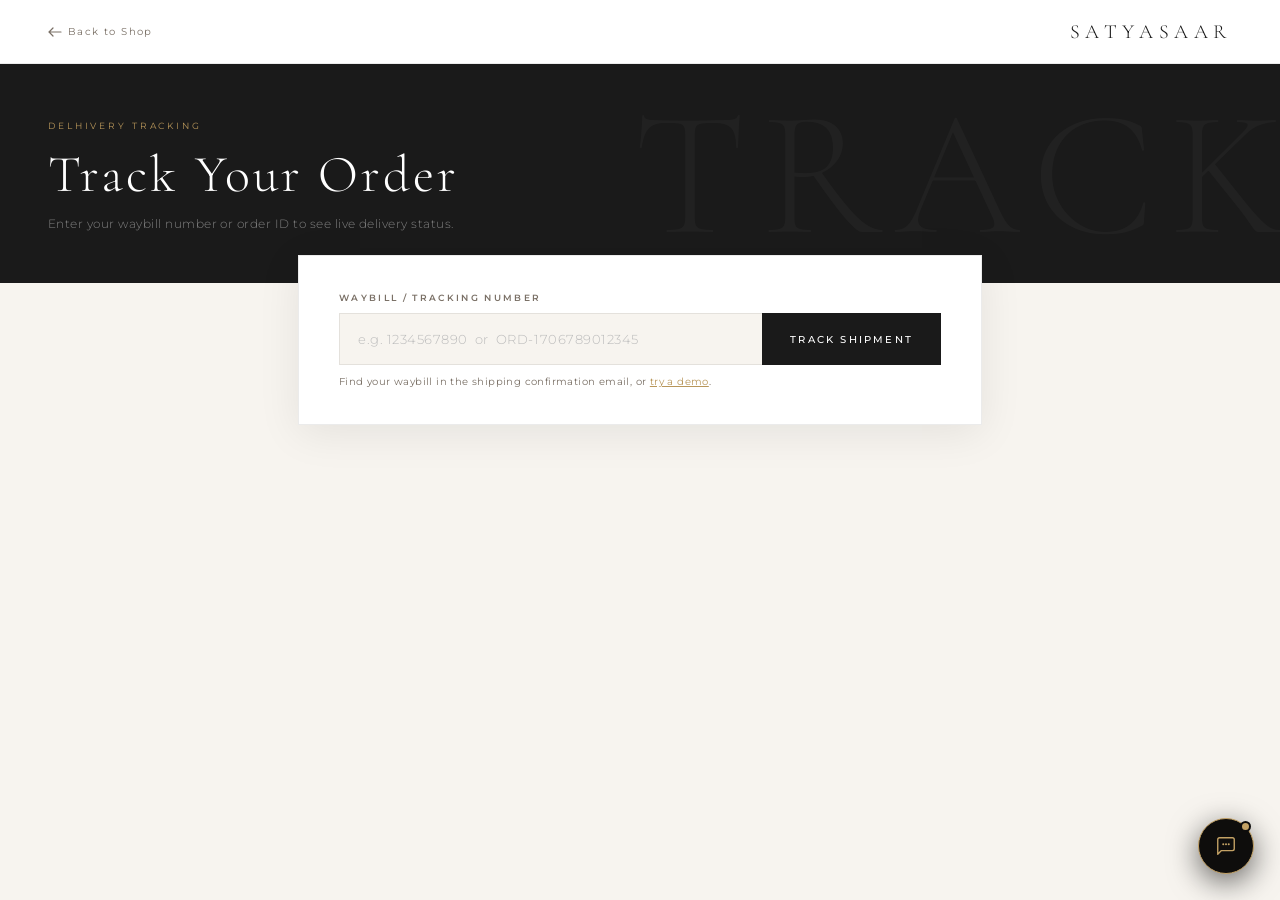
<file: track.html>
<!DOCTYPE html>
<html lang="en">
<head>
<meta charset="UTF-8"/>
<meta name="viewport" content="width=device-width,initial-scale=1.0"/>
<title>Track Your Order — SATYASAAR</title>
<link rel="preconnect" href="https://fonts.googleapis.com"/>
<link href="https://fonts.googleapis.com/css2?family=Cormorant+Garamond:ital,wght@0,300;0,400;0,600;1,300&family=Montserrat:wght@300;400;500&display=swap" rel="stylesheet"/>
<style>
*,*::before,*::after{box-sizing:border-box;margin:0;padding:0}
:root{
  --cream:#f7f4ef; --charcoal:#1a1a1a; --gold:#b8965a;
  --muted:#7a7066; --border:rgba(0,0,0,0.08); --white:#fff;
  --success:#2a6e3a; --error:#c0392b;
}
html{scroll-behavior:smooth}
body{font-family:'Montserrat',sans-serif;background:var(--cream);color:var(--charcoal);min-height:100vh}

/* NAV */
.nav{
  background:var(--white);border-bottom:1px solid var(--border);
  padding:0 48px;height:64px;display:flex;align-items:center;justify-content:space-between;
  position:sticky;top:0;z-index:100;
}
.nav-logo{font-family:'Cormorant Garamond',serif;font-size:20px;font-weight:300;letter-spacing:.28em;text-transform:uppercase;color:var(--charcoal);text-decoration:none}
.nav-back{font-size:10px;letter-spacing:.14em;color:var(--muted);text-decoration:none;display:flex;align-items:center;gap:6px;transition:color .25s}
.nav-back:hover{color:var(--gold)}
.nav-back svg{flex-shrink:0}

/* HERO */
.hero{
  background:var(--charcoal);padding:56px 48px 52px;
  position:relative;overflow:hidden;
}
.hero::after{
  content:'TRACK';position:absolute;right:-20px;top:50%;transform:translateY(-50%);
  font-family:'Cormorant Garamond',serif;font-size:clamp(60px,14vw,200px);font-weight:300;
  letter-spacing:.08em;color:rgba(255,255,255,.03);pointer-events:none;white-space:nowrap;
}
.hero-tag{font-size:9px;letter-spacing:.32em;text-transform:uppercase;color:var(--gold);margin-bottom:12px}
.hero h1{font-family:'Cormorant Garamond',serif;font-size:clamp(28px,5vw,52px);font-weight:300;letter-spacing:.06em;color:var(--white);margin-bottom:10px}
.hero p{font-size:12px;font-weight:300;color:rgba(255,255,255,.45);letter-spacing:.04em}

/* SEARCH CARD */
.search-wrap{max-width:780px;margin:0 auto;padding:0 48px}
.search-card{
  background:var(--white);border:1px solid var(--border);
  padding:36px 40px;margin-top:-28px;position:relative;z-index:10;
  box-shadow:0 8px 40px rgba(0,0,0,.08);
}
.search-label{font-size:9px;font-weight:600;letter-spacing:.26em;text-transform:uppercase;color:var(--muted);display:block;margin-bottom:10px}
.search-row{display:flex;gap:0}
.search-inp{
  flex:1;height:52px;border:1px solid var(--border);border-right:none;
  background:var(--cream);outline:none;
  font-family:'Montserrat',sans-serif;font-size:13px;font-weight:300;
  letter-spacing:.04em;color:var(--charcoal);padding:0 18px;
  transition:border-color .25s;
}
.search-inp:focus{border-color:var(--charcoal)}
.search-inp::placeholder{color:#bbb}
.search-btn{
  height:52px;padding:0 28px;background:var(--charcoal);color:var(--white);
  border:none;cursor:pointer;font-family:'Montserrat',sans-serif;
  font-size:10px;font-weight:500;letter-spacing:.22em;text-transform:uppercase;
  transition:background .25s;white-space:nowrap;display:flex;align-items:center;gap:8px;
}
.search-btn:hover{background:var(--gold)}
.search-btn:disabled{background:#ccc;cursor:not-allowed}
.search-hint{font-size:10px;color:var(--muted);margin-top:10px;letter-spacing:.04em}
.search-hint span{color:var(--gold);cursor:pointer;text-decoration:underline}

/* SPINNER */
.spinner{width:16px;height:16px;border-radius:50%;border:2px solid rgba(255,255,255,.3);border-top-color:#fff;animation:spin .6s linear infinite;display:none}
@keyframes spin{to{transform:rotate(360deg)}}
.searching .search-btn .spinner{display:block}
.searching .search-btn .btn-text{display:none}

/* ── RESULT ──────────────────────────────────────────────────── */
#result{max-width:780px;margin:28px auto 80px;padding:0 48px;display:none}
#result.show{display:block;animation:fadeUp .45s ease both}
@keyframes fadeUp{from{opacity:0;transform:translateY(16px)}to{opacity:1;transform:none}}

/* Status banner */
.status-banner{
  padding:24px 32px;margin-bottom:24px;
  display:flex;align-items:center;justify-content:space-between;gap:16px;flex-wrap:wrap;
}
.status-banner.manifested  {background:#f0f8ff;border:1px solid #c2dcf0}
.status-banner.in-transit  {background:#fff8ed;border:1px solid #f0d080}
.status-banner.out-delivery{background:#fff3cd;border:1px solid #e6b800}
.status-banner.delivered   {background:#f0f9f4;border:1px solid #8fc9a0}
.status-banner.rto         {background:#fff2f2;border:1px solid #f0a0a0}
.status-banner.default     {background:#f5f5f5;border:1px solid #ddd}

.sb-left{display:flex;align-items:center;gap:16px}
.status-dot{width:12px;height:12px;border-radius:50%;flex-shrink:0}
.manifested   .status-dot{background:#7bafd4}
.in-transit   .status-dot{background:#f0a030;animation:statusPulse 1.5s ease infinite}
.out-delivery .status-dot{background:#e6b800;animation:statusPulse 1s ease infinite}
.delivered    .status-dot{background:var(--success)}
.rto          .status-dot{background:var(--error)}
.default      .status-dot{background:#aaa}
@keyframes statusPulse{0%,100%{transform:scale(1);opacity:1}50%{transform:scale(1.4);opacity:.6}}

.status-main{font-family:'Cormorant Garamond',serif;font-size:22px;font-weight:300;letter-spacing:.06em;color:var(--charcoal)}
.status-waybill{font-size:9px;letter-spacing:.18em;text-transform:uppercase;color:var(--muted);margin-top:3px}

.edd-chip{
  text-align:right;flex-shrink:0;
}
.edd-label{font-size:8.5px;letter-spacing:.2em;text-transform:uppercase;color:var(--muted);margin-bottom:4px}
.edd-date{font-family:'Cormorant Garamond',serif;font-size:17px;font-weight:300;color:var(--charcoal)}

/* Info cards */
.info-grid{display:grid;grid-template-columns:1fr 1fr;gap:14px;margin-bottom:24px}
.info-card{background:var(--white);border:1px solid var(--border);padding:18px 20px}
.ic-label{font-size:8px;letter-spacing:.22em;text-transform:uppercase;color:var(--muted);margin-bottom:6px}
.ic-value{font-size:12.5px;font-weight:300;color:var(--charcoal);line-height:1.6}
.ic-value strong{font-weight:500}

/* Progress bar */
.progress-card{background:var(--white);border:1px solid var(--border);padding:28px 32px;margin-bottom:24px}
.progress-title{font-family:'Cormorant Garamond',serif;font-size:18px;font-weight:300;letter-spacing:.1em;color:var(--charcoal);margin-bottom:28px;padding-bottom:14px;border-bottom:1px solid var(--border)}

.progress-steps{display:flex;justify-content:space-between;position:relative;margin-bottom:32px}
.progress-steps::before{
  content:'';position:absolute;top:16px;left:0;right:0;height:1px;background:var(--border);z-index:0;
}
.progress-line{
  position:absolute;top:16px;left:0;height:1px;background:var(--gold);z-index:1;
  transition:width .8s cubic-bezier(.4,0,.2,1);
}
.ps{display:flex;flex-direction:column;align-items:center;gap:8px;position:relative;z-index:2;flex:1}
.ps-dot{
  width:32px;height:32px;border-radius:50%;border:1.5px solid var(--border);
  background:var(--cream);display:flex;align-items:center;justify-content:center;
  transition:all .4s ease;font-size:12px;
}
.ps.done   .ps-dot{background:var(--gold);border-color:var(--gold);color:#fff}
.ps.active .ps-dot{background:var(--charcoal);border-color:var(--charcoal);color:#fff;box-shadow:0 0 0 4px rgba(26,26,26,.1)}
.ps-label{font-size:8.5px;letter-spacing:.1em;text-transform:uppercase;color:var(--muted);text-align:center;max-width:72px;line-height:1.4}
.ps.done .ps-label,.ps.active .ps-label{color:var(--charcoal)}

/* Timeline */
.timeline-title{font-size:9px;letter-spacing:.22em;text-transform:uppercase;color:var(--muted);margin-bottom:18px}
.timeline{display:flex;flex-direction:column;gap:0}
.tl-item{display:flex;gap:16px;position:relative;padding-bottom:22px}
.tl-item:last-child{padding-bottom:0}
.tl-item:last-child .tl-line{display:none}
.tl-left{display:flex;flex-direction:column;align-items:center;width:28px;flex-shrink:0}
.tl-dot{
  width:10px;height:10px;border-radius:50%;border:1.5px solid var(--border);
  background:var(--white);flex-shrink:0;margin-top:3px;transition:all .3s;
}
.tl-item.latest .tl-dot{background:var(--gold);border-color:var(--gold);width:12px;height:12px;margin-top:2px}
.tl-line{width:1px;flex:1;background:var(--border);margin:6px 0}
.tl-right{flex:1}
.tl-status{font-size:12px;font-weight:400;letter-spacing:.04em;color:var(--charcoal);margin-bottom:3px}
.tl-item.latest .tl-status{font-weight:500;color:var(--gold)}
.tl-location{font-size:10.5px;color:var(--muted);margin-bottom:2px}
.tl-time{font-size:9.5px;color:#bbb;letter-spacing:.04em}
.tl-remark{font-size:10px;color:var(--muted);margin-top:4px;font-style:italic}

/* ERROR / NOT FOUND */
.error-box{background:var(--white);border:1px solid var(--border);padding:40px 32px;text-align:center}
.error-icon{font-size:32px;margin-bottom:14px}
.error-box h3{font-family:'Cormorant Garamond',serif;font-size:22px;font-weight:300;letter-spacing:.1em;color:var(--charcoal);margin-bottom:8px}
.error-box p{font-size:11.5px;color:var(--muted);line-height:1.8}
.error-box a{color:var(--gold);text-decoration:none}

/* RESPONSIVE */
@media(max-width:640px){
  .nav,.hero,.search-wrap{padding-left:20px;padding-right:20px}
  #result{padding:0 20px;margin-bottom:48px}
  .info-grid{grid-template-columns:1fr}
  .search-card{padding:24px 22px}
  .progress-card{padding:22px 18px}
  .status-banner{padding:18px 20px}
  .ps-label{font-size:7.5px}
}
</style>
</head>
<body>

<!-- NAV -->
<header class="nav">
  <a href="index.html" class="nav-back">
    <svg width="14" height="10" viewBox="0 0 14 10" fill="none"><path d="M13 5H1M5 1L1 5L5 9" stroke="currentColor" stroke-width="1.2" stroke-linecap="round"/></svg>
    Back to Shop
  </a>
  <a href="index.html" class="nav-logo">SATYASAAR</a>
</header>

<!-- HERO -->
<div class="hero">
  <div class="hero-tag">Delhivery Tracking</div>
  <h1>Track Your Order</h1>
  <p>Enter your waybill number or order ID to see live delivery status.</p>
</div>

<!-- SEARCH -->
<div class="search-wrap">
  <div class="search-card">
    <label class="search-label" for="waybillInput">Waybill / Tracking Number</label>
    <div class="search-row">
      <input class="search-inp" id="waybillInput" type="text"
        placeholder="e.g. 1234567890  or  ORD-1706789012345"
        autocomplete="off" spellcheck="false"/>
      <button class="search-btn" id="trackBtn" onclick="doTrack()">
        <span class="btn-text">Track Shipment</span>
        <div class="spinner"></div>
      </button>
    </div>
    <p class="search-hint">
      Find your waybill in the shipping confirmation email, or
      <span onclick="tryDemo()">try a demo</span>.
    </p>
  </div>
</div>

<!-- RESULT -->
<div id="result"></div>

<script>
/* ── CONFIG ── change this to your proxy URL after deploying ─── */
var PROXY = ' https://sthii.netlify.app/api/delhivery';  /* e.g. https://satyasaar.netlify.app/api/delhivery */

/* ── STATUS MAPPINGS ─────────────────────────────────────────── */
var STATUS_STEPS = [
  { key:'created',    label:'Ordered',      icon:'📦', codes:['Manifested','Pickup Scheduled','Pickup Generated'] },
  { key:'picked',     label:'Picked Up',    icon:'🚚', codes:['Pickup Exception','In Transit'] },
  { key:'in-transit', label:'In Transit',   icon:'🛣️',  codes:['Reached at Destination'] },
  { key:'out',        label:'Out for Del.', icon:'🏠', codes:['Out for Delivery','Failed Delivery Attempt'] },
  { key:'delivered',  label:'Delivered',    icon:'✓',  codes:['Delivered'] },
];

function getStepIndex(status) {
  for (var i = STATUS_STEPS.length - 1; i >= 0; i--) {
    if (STATUS_STEPS[i].codes.some(function(c){ return status && status.toLowerCase().includes(c.toLowerCase()); })) {
      return i;
    }
  }
  return 0;
}

function getBannerClass(status) {
  if (!status) return 'default';
  var s = status.toLowerCase();
  if (s.includes('delivered') && !s.includes('rto')) return 'delivered';
  if (s.includes('out for')) return 'out-delivery';
  if (s.includes('transit') || s.includes('reached')) return 'in-transit';
  if (s.includes('rto') || s.includes('return') || s.includes('cancel')) return 'rto';
  if (s.includes('manifest') || s.includes('pickup')) return 'manifested';
  return 'default';
}

function fmt(iso) {
  if (!iso) return '';
  try {
    var d = new Date(iso.replace(/ /, 'T'));
    return d.toLocaleString('en-IN', { day:'numeric', month:'short', hour:'2-digit', minute:'2-digit', hour12:true });
  } catch(e) { return iso; }
}

function fmtDate(iso) {
  if (!iso) return '';
  try {
    var d = new Date(iso);
    return d.toLocaleDateString('en-IN', { weekday:'long', day:'numeric', month:'long' });
  } catch(e) { return iso; }
}

/* ── TRACK ───────────────────────────────────────────────────── */
function doTrack() {
  var val = (document.getElementById('waybillInput').value || '').trim();
  if (!val) { document.getElementById('waybillInput').focus(); return; }
  trackWaybill(val);
}

document.getElementById('waybillInput').addEventListener('keydown', function(e) {
  if (e.key === 'Enter') doTrack();
});

async function trackWaybill(waybill) {
  var wrap  = document.querySelector('.search-wrap');
  var btn   = document.getElementById('trackBtn');
  var resultEl = document.getElementById('result');

  wrap.classList.add('searching');
  btn.disabled = true;
  resultEl.classList.remove('show');
  resultEl.innerHTML = '';

  try {
    var res  = await fetch(PROXY + '?action=track&waybill=' + encodeURIComponent(waybill));
    var data = await res.json();

    if (!res.ok || data.error) {
      showError(data.error || 'Tracking failed', waybill);
    } else {
      renderResult(data);
    }
  } catch(err) {
    showError('Could not connect to tracking service. Please try again.', waybill);
  }

  wrap.classList.remove('searching');
  btn.disabled = false;
}

/* ── RENDER RESULT ───────────────────────────────────────────── */
function renderResult(data) {
  var resultEl = document.getElementById('result');
  var stepIdx  = getStepIndex(data.status);
  var bannerCls = getBannerClass(data.status);
  var isRTO    = data.status && data.status.toLowerCase().includes('rto');
  var isDelivered = data.status && data.status.toLowerCase().includes('delivered') && !isRTO;

  // Progress line width
  var lineW = stepIdx === 0 ? 0 : Math.round((stepIdx / (STATUS_STEPS.length - 1)) * 100);

  // Build progress steps HTML
  var stepsHtml = STATUS_STEPS.map(function(step, i) {
    var cls = i < stepIdx ? 'done' : (i === stepIdx ? 'active' : '');
    var icon = i < stepIdx ? '✓' : (i === stepIdx ? step.icon : '');
    return '<div class="ps ' + cls + '">' +
      '<div class="ps-dot">' + icon + '</div>' +
      '<div class="ps-label">' + step.label + '</div>' +
    '</div>';
  }).join('');

  // Build timeline HTML
  var scans = data.scans || [];
  var timelineHtml = '';
  if (scans.length === 0) {
    timelineHtml = '<p style="font-size:11px;color:var(--muted);letter-spacing:.04em">No tracking events yet. Check back shortly.</p>';
  } else {
    timelineHtml = scans.slice().reverse().map(function(scan, idx) {
      var isLatest = idx === 0;
      return '<div class="tl-item ' + (isLatest ? 'latest' : '') + '">' +
        '<div class="tl-left">' +
          '<div class="tl-dot"></div>' +
          '<div class="tl-line"></div>' +
        '</div>' +
        '<div class="tl-right">' +
          '<div class="tl-status">' + (scan.label || scan.status) + '</div>' +
          (scan.location ? '<div class="tl-location">📍 ' + scan.location + '</div>' : '') +
          '<div class="tl-time">' + fmt(scan.date) + '</div>' +
          (scan.remark ? '<div class="tl-remark">' + scan.remark + '</div>' : '') +
        '</div>' +
      '</div>';
    }).join('');
  }

  // EDD or delivered date
  var eddHtml = '';
  if (isDelivered && data.deliveredDate) {
    eddHtml = '<div class="edd-chip">' +
      '<div class="edd-label">Delivered On</div>' +
      '<div class="edd-date" style="color:var(--success)">' + fmtDate(data.deliveredDate) + '</div>' +
    '</div>';
  } else if (!isDelivered && data.expectedDate) {
    eddHtml = '<div class="edd-chip">' +
      '<div class="edd-label">Expected Delivery</div>' +
      '<div class="edd-date">' + fmtDate(data.expectedDate) + '</div>' +
    '</div>';
  }

  resultEl.innerHTML =
    /* STATUS BANNER */
    '<div class="status-banner ' + bannerCls + '">' +
      '<div class="sb-left">' +
        '<div class="status-dot"></div>' +
        '<div>' +
          '<div class="status-main">' + (data.statusLabel || data.status || 'Unknown') + '</div>' +
          '<div class="status-waybill">Waybill: ' + data.waybill + '</div>' +
        '</div>' +
      '</div>' +
      eddHtml +
    '</div>' +

    /* INFO GRID */
    '<div class="info-grid">' +
      '<div class="info-card"><div class="ic-label">Consignee</div><div class="ic-value"><strong>' + (data.consignee?.name || '—') + '</strong><br>' + (data.consignee?.city || '') + '</div></div>' +
      '<div class="info-card"><div class="ic-label">Route</div><div class="ic-value">' + (data.origin || '—') + ' → <strong>' + (data.destination || '—') + '</strong></div></div>' +
      '<div class="info-card"><div class="ic-label">Payment Mode</div><div class="ic-value">' + (data.paymentMode || '—') + '</div></div>' +
      '<div class="info-card"><div class="ic-label">Weight</div><div class="ic-value">' + (data.weight ? data.weight + ' kg' : '—') + '</div></div>' +
    '</div>' +

    /* PROGRESS */
    '<div class="progress-card">' +
      '<div class="progress-title">Delivery Progress</div>' +
      '<div class="progress-steps">' +
        '<div class="progress-line" id="progressLine" style="width:' + lineW + '%"></div>' +
        stepsHtml +
      '</div>' +
      '<div class="timeline-title">Tracking History</div>' +
      '<div class="timeline">' + timelineHtml + '</div>' +
    '</div>';

  resultEl.classList.add('show');
  resultEl.scrollIntoView({ behavior: 'smooth', block: 'start' });
}

function showError(msg, waybill) {
  var resultEl = document.getElementById('result');
  resultEl.innerHTML =
    '<div class="error-box">' +
      '<div class="error-icon">🔍</div>' +
      '<h3>Shipment Not Found</h3>' +
      '<p>' + msg + '<br><br>' +
      'Waybill searched: <strong>' + waybill + '</strong><br><br>' +
      'Please check your confirmation email for the correct waybill number, or<br>' +
      'contact us at <a href="mailto:care@satyasaar.com">care@satyasaar.com</a></p>' +
    '</div>';
  resultEl.classList.add('show');
}

/* ── DEMO ────────────────────────────────────────────────────── */
function tryDemo() {
  var demoData = {
    waybill: '1234567890',
    status: 'Out for Delivery',
    statusLabel: 'Out for Delivery',
    expectedDate: new Date(Date.now() + 86400000).toISOString(),
    deliveredDate: null,
    origin: 'Mumbai',
    destination: 'Delhi',
    consignee: { name: 'Arjun Sharma', city: 'New Delhi' },
    weight: '0.8',
    paymentMode: 'Prepaid',
    scans: [
      { date: new Date(Date.now()-172800000).toISOString(), status:'Manifested', label:'Shipment Created', location:'Mumbai Hub', remark:'' },
      { date: new Date(Date.now()-144000000).toISOString(), status:'In Transit', label:'In Transit', location:'Mumbai Sorting Centre', remark:'' },
      { date: new Date(Date.now()-86400000).toISOString(),  status:'In Transit', label:'In Transit', location:'Nagpur Hub', remark:'' },
      { date: new Date(Date.now()-43200000).toISOString(),  status:'Reached at Destination', label:'At Destination Hub', location:'Delhi Hub', remark:'' },
      { date: new Date(Date.now()-7200000).toISOString(),   status:'Out for Delivery', label:'Out for Delivery', location:'Delhi - South', remark:'Delivery by today evening' },
    ]
  };
  document.getElementById('waybillInput').value = '1234567890';
  renderResult(demoData);
}

/* ── AUTO-TRACK FROM URL PARAM ───────────────────────────────── */
(function() {
  var params = new URLSearchParams(window.location.search);
  var wb = params.get('waybill') || params.get('tracking') || params.get('order');
  if (wb) {
    document.getElementById('waybillInput').value = wb;
    trackWaybill(wb);
  }
})();
</script>

<!-- Chatbot -->
<script src="chatbot.js"></script>
</body>
</html>
</file>
